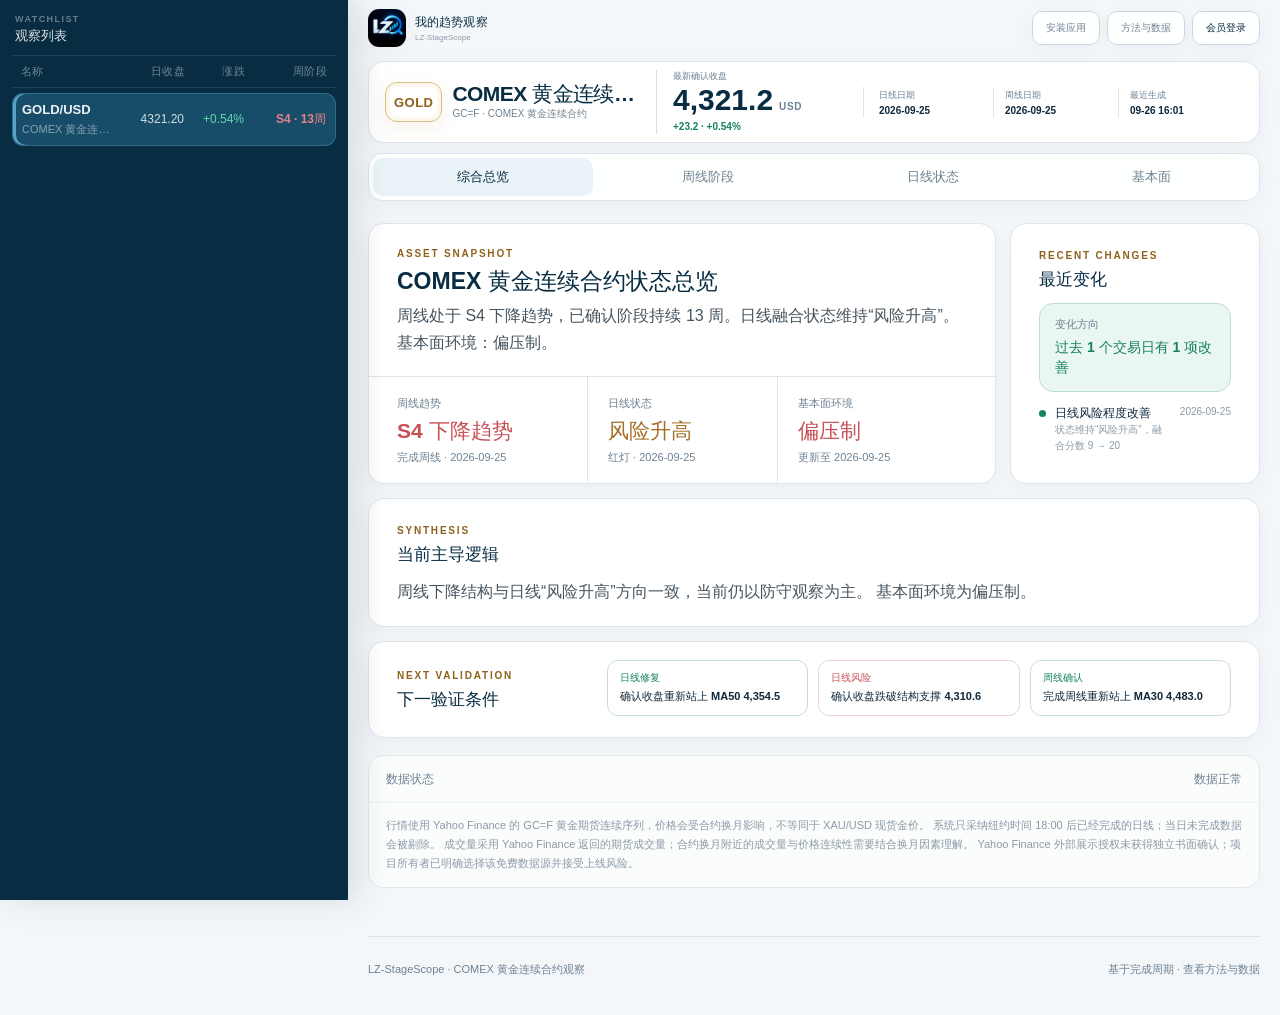
<file: site/index.html>
<!doctype html>
<html lang="zh-CN">
  <head>
    <meta charset="utf-8">
    <meta name="viewport" content="width=device-width, initial-scale=1, maximum-scale=1, user-scalable=no, viewport-fit=cover">
    <meta http-equiv="Content-Security-Policy" content="default-src 'self'; connect-src 'self' https://*.supabase.co https://challenges.cloudflare.com; frame-src https://challenges.cloudflare.com; img-src 'self' data: https://challenges.cloudflare.com; style-src 'self' 'sha256-9PkyAL211qW2NoDuKLTtZWC2rvNFZ5egvUMZN8luJc8='; script-src 'self' https://challenges.cloudflare.com; worker-src 'self'; manifest-src 'self'; base-uri 'self'; form-action 'self'">
    <meta name="theme-color" content="#082d43">
    <meta name="apple-mobile-web-app-capable" content="yes">
    <meta name="apple-mobile-web-app-status-bar-style" content="black-translucent">
    <meta name="apple-mobile-web-app-title" content="趋势观察">
    <meta name="description" content="LZ-StageScope 多资产周线、日线与基本面趋势观察系统">
    <meta name="robots" content="index,follow">
    <title>LZ-StageScope · 多资产观察</title>
    <link rel="manifest" href="./manifest.webmanifest">
    <link rel="icon" href="/LZ-StageScope/icons/favicon-v3.ico" type="image/x-icon" sizes="16x16 32x32 48x48">
    <link rel="shortcut icon" href="/LZ-StageScope/icons/favicon-v3.ico" type="image/x-icon">
    <link rel="icon" href="/LZ-StageScope/icons/favicon-32-v3.png" type="image/png" sizes="32x32">
    <link rel="apple-touch-icon" href="/LZ-StageScope/icons/icon-180.png">
    <link rel="mask-icon" href="/LZ-StageScope/icons/safari-pinned-tab.svg" color="#168eea">
    <style id="critical-splash">
      html,body{background:#082d43}
      #app-splash{position:fixed;inset:0;z-index:9999;display:grid;place-items:center;padding:28px;color:#fff;background:#082d43;font-family:-apple-system,BlinkMacSystemFont,"SF Pro Text","PingFang SC","Microsoft YaHei",sans-serif;opacity:1;visibility:visible;transition:opacity .36s ease,visibility .36s ease;animation:app-splash-failsafe .3s ease 12s forwards}#app-splash.is-ready{pointer-events:none;opacity:0;visibility:hidden;animation:none}.app-splash-inner{display:grid;width:min(290px,82vw);justify-items:center;text-align:center;transform:translateY(-7svh)}.app-splash-mark{display:grid;width:92px;height:92px;margin-bottom:22px;place-items:center;border:1px solid rgba(126,192,226,.28);border-radius:24px;background:#0b344b;box-shadow:0 20px 55px rgba(0,9,20,.28)}.app-splash-mark img{display:block;width:76px;height:76px;border-radius:18px}.app-splash-title{margin:0;color:#fff;font-size:24px;font-weight:760;letter-spacing:.01em}.app-splash-brand{margin:7px 0 0;color:rgba(255,255,255,.58);font-size:11px;font-weight:760;letter-spacing:.2em}.app-splash-rule{width:42px;height:2px;margin:22px 0 17px;border-radius:2px;background:#a87320}.app-splash-loading{display:grid;gap:16px;justify-items:center;transform:translateY(15svh)}.app-splash-status{margin:0;color:rgba(255,255,255,.7);font-size:11px;letter-spacing:.08em}.app-splash-progress{width:116px;height:2px;overflow:hidden;border-radius:2px;background:rgba(255,255,255,.12)}.app-splash-progress span{display:block;width:48%;height:100%;border-radius:inherit;background:#5eb4dc;animation:app-splash-progress 1.35s ease-in-out infinite}.app-splash-note{position:absolute;right:20px;bottom:calc(20px + env(safe-area-inset-bottom));left:20px;margin:0;color:rgba(255,255,255,.34);font-size:9px;letter-spacing:.12em;text-align:center}@keyframes app-splash-progress{0%{transform:translateX(-110%)}100%{transform:translateX(220%)}}@keyframes app-splash-failsafe{to{pointer-events:none;opacity:0;visibility:hidden}}@media(prefers-reduced-motion:reduce){#app-splash{transition:none}.app-splash-progress span{animation:none;width:100%;opacity:.7}}
      @media (min-width:761px) and (display-mode:browser) and (pointer:fine){#app-splash{display:none}}
    </style>
    <link rel="stylesheet" href="./styles.css?v=1.1.4">
  </head>
  <body class="app-booting" aria-busy="true">
    <div id="app-splash" role="status" aria-live="polite" aria-label="正在加载我的趋势观察">
      <div class="app-splash-inner">
        <div class="app-splash-mark"><img src="./icons/icon-192.png?v=1.1.0" alt="" width="76" height="76"></div>
        <p class="app-splash-title">我的趋势观察</p>
        <p class="app-splash-brand">LZ-STAGESCOPE</p>
        <div class="app-splash-loading">
          <p class="app-splash-status">正在载入资产数据</p>
          <div class="app-splash-progress" aria-hidden="true"><span></span></div>
        </div>
      </div>
      <p class="app-splash-note">完成周期 · 风险优先 · 证据可追溯</p>
    </div>
    <a class="skip-link" href="#main-content">跳到主要内容</a>
    <div class="ambient ambient-one"></div>
    <div class="ambient ambient-two"></div>

    <div class="application-shell">
      <aside class="asset-sidebar" aria-label="我的自选资产">
        <div class="mobile-watchlist-topbar">
          <a class="mobile-watchlist-brand" href="./watchlist" data-watchlist-link aria-label="LZ-StageScope 观察列表">
            <img src="./icons/icon-192.png?v=1.1.0" alt="" width="38" height="38">
            <span><strong>我的趋势观察</strong><small>LZ-StageScope</small></span>
          </a>
          <div class="mobile-watchlist-utilities" aria-label="移动端工具">
            <button type="button" data-install-action>安装</button>
            <a href="./gold/methodology" data-route="methodology">方法</a>
            <button type="button" data-member-action><span>登录</span></button>
          </div>
        </div>
        <div class="watchlist-heading">
          <div><span>WATCHLIST</span><strong>观察列表</strong></div>
          <div class="watchlist-mobile-actions">
            <button class="asset-add-button" id="add-asset-button" type="button" aria-label="新增自选资产" title="新增资产">+</button>
            <button class="watchlist-sort-button" id="watchlist-sort-button" type="button" aria-label="调整资产顺序" aria-pressed="false" title="调整资产顺序" hidden><span aria-hidden="true">⇅</span></button>
          </div>
        </div>
        <div class="watchlist-table-header" aria-hidden="true"><span>名称</span><span>日收盘</span><span>涨跌</span><span>周阶段</span></div>
        <nav class="asset-watchlist" id="asset-watchlist" aria-label="自选观察列表"></nav>
      </aside>

      <div class="application-content">
      <div class="mobile-detail-toolbar">
        <a href="./watchlist" data-watchlist-link aria-label="返回观察列表"><span aria-hidden="true">←</span> 观察列表</a>
        <strong id="mobile-detail-title">黄金</strong>
      </div>
      <div class="top-utility-bar shell" aria-label="页面工具">
        <a class="top-brand" href="./gold/overview" data-route="overview" aria-label="LZ-StageScope 首页">
          <img src="./icons/icon-192.png?v=1.1.0" alt="" width="38" height="38">
          <span><strong>我的趋势观察</strong><small>LZ-StageScope</small></span>
        </a>
        <div class="top-utility-actions">
          <button class="top-install-button" id="install-button" type="button">安装应用</button>
          <a class="top-method-link" href="./gold/methodology" data-route="methodology">方法与数据</a>
          <div class="top-member-controls" aria-live="polite">
            <button class="top-member-login" id="member-login-button" type="button" disabled>检查登录…</button>
            <div class="top-member-account" id="member-account" hidden>
              <button id="member-account-button" type="button"><span id="member-display-name">会员</span><small id="member-expiry">账号有效</small></button>
              <button id="member-logout-button" type="button">退出</button>
            </div>
          </div>
        </div>
      </div>
      <main id="main-content">
      <section class="asset-hero shell" aria-labelledby="asset-name">
        <div class="asset-heading">
          <div class="asset-symbol" id="asset-symbol" aria-hidden="true">GOLD</div>
          <div>
            <h1 id="asset-name">黄金</h1>
            <p class="asset-benchmark" id="asset-benchmark">正在读取黄金基准</p>
          </div>
        </div>
        <div class="quote-block">
          <span class="quote-label">最新确认收盘</span>
          <div class="quote-value"><strong id="quote-price">—</strong><span id="quote-currency">—</span></div>
          <span id="quote-change">—</span>
        </div>
        <dl class="hero-meta">
          <div><dt>日线日期</dt><dd id="daily-date">—</dd></div>
          <div><dt>周线日期</dt><dd id="weekly-date">—</dd></div>
          <div><dt>最近生成</dt><dd id="generated-at">—</dd></div>
        </dl>
      </section>

      <nav class="module-tabs shell" id="module-tabs" aria-label="黄金分析模块">
        <a href="./gold/overview" data-route="overview">综合总览</a>
        <a href="./gold/weekly" data-route="weekly">周线阶段</a>
        <a href="./gold/daily" data-route="daily">日线状态</a>
        <a href="./gold/fundamentals" data-route="fundamentals">基本面</a>
      </nav>

      <div class="shell page-state" id="loading-state">
        <span class="spinner" aria-hidden="true"></span>
        正在加载最新快照…
      </div>
      <div class="shell page-state error-state" id="error-state" hidden>
        <strong>暂时无法读取本地快照</strong>
        <span id="error-message">请稍后重试。</span>
      </div>

      <section class="route-panel shell" data-panel="overview" hidden>
        <div class="overview-snapshot">
          <div class="overview-top-row">
            <article class="overview-module overview-summary-module">
              <header class="snapshot-header">
                <p class="eyebrow">ASSET SNAPSHOT</p>
                <h2 id="overview-title">黄金状态总览</h2>
                <p class="snapshot-headline" id="overview-headline">—</p>
              </header>

              <div class="snapshot-status-grid">
                <div class="snapshot-metric" id="overview-weekly-card">
                  <span>周线趋势</span><strong id="overview-weekly">—</strong><small id="overview-weekly-note">—</small>
                </div>
                <div class="snapshot-metric" id="overview-daily-card">
                  <span>日线状态</span><strong id="overview-daily">—</strong><small id="overview-daily-note">—</small>
                </div>
                <div class="snapshot-metric" id="overview-fundamental-card">
                  <span>基本面环境</span><strong id="overview-fundamental">—</strong><small id="overview-fundamental-note">—</small>
                </div>
              </div>
            </article>

            <article class="overview-module snapshot-recent">
              <span class="panel-kicker">RECENT CHANGES</span>
              <h3>最近变化</h3>
              <div class="snapshot-change" id="overview-change">
                <span>变化方向</span>
                <strong id="overview-change-label">—</strong>
              </div>
              <ol class="compact-change-list" id="change-timeline"></ol>
            </article>
          </div>

          <article class="overview-module snapshot-logic">
            <span class="panel-kicker">SYNTHESIS</span>
            <h3 id="synthesis-title">当前主导逻辑</h3>
            <p class="lead-copy" id="tension-copy">—</p>
          </article>

          <article class="overview-module validation-strip">
            <div class="validation-heading">
              <span class="panel-kicker">NEXT VALIDATION</span>
              <h3>下一验证条件</h3>
            </div>
            <div class="validation-list" id="validation-list"></div>
          </article>
        </div>

        <details class="quality-banner" id="quality-banner" open>
          <summary><span>数据状态</span><strong id="quality-summary">—</strong></summary>
          <p id="quality-detail">—</p>
        </details>
      </section>

      <section class="route-panel shell" data-panel="weekly" hidden>
        <div class="route-data-state" data-route-state="weekly" hidden></div>
        <div class="content-grid detail-grid weekly-detail-grid">
          <article class="panel chart-panel">
            <div class="chart-header">
              <div class="chart-title"><h3>周线价格与均线</h3><span>仅展示完成周线</span></div>
              <div class="chart-legend" aria-label="周线图例"><span class="ma30">MA30</span></div>
            </div>
            <div class="stage-key" aria-label="周线阶段背景图例">
              <span class="s1">S1 低位整理</span><span class="s2">S2 上升趋势</span><span class="s3">S3 高位整理</span><span class="s4">S4 下降趋势</span>
            </div>
            <div class="chart" id="weekly-chart" aria-label="黄金周线价格图"></div>
          </article>
          <aside class="panel stat-panel" id="weekly-stats"></aside>
        </div>
        <div class="content-grid detail-grid lower-grid">
          <article class="panel">
            <div class="panel-heading"><span class="panel-kicker">EVIDENCE</span><h2>阶段证据</h2></div>
            <div class="evidence-list" id="weekly-evidence"></div>
          </article>
          <article class="panel">
            <div class="panel-heading"><span class="panel-kicker">HISTORY</span><h2>最近阶段变化</h2></div>
            <div class="history-list" id="stage-history"></div>
          </article>
        </div>
      </section>

      <section class="route-panel shell" data-panel="daily" hidden>
        <div class="route-data-state" data-route-state="daily" hidden></div>
        <div class="content-grid detail-grid">
          <article class="panel chart-panel">
            <div class="chart-header">
              <div class="chart-title"><h3>日线价格与均线</h3><span>仅展示确认收盘</span></div>
              <div class="chart-legend" aria-label="日线图例"><span class="ma20">MA20</span><span class="ma50">MA50</span><span class="ma200">MA200</span></div>
            </div>
            <div class="band-marker-key" aria-label="波动观察点图例">
              <span class="positive-marker">▲ 金叉</span><span class="uptrend-marker">● 上行趋势</span><span class="watch-marker">● 观察状态</span><span class="protection-marker">▼ 高位保护</span><span class="risk-marker">▼ 死叉与风险</span>
            </div>
            <div class="chart" id="daily-chart" aria-label="黄金日线价格图"></div>
          </article>
          <div class="daily-side-stack">
            <aside class="panel stat-panel" id="daily-summary"></aside>
            <article class="panel daily-change-summary" id="daily-change-summary"></article>
          </div>
        </div>
        <article class="panel band-history-panel">
          <div class="panel-heading history-heading">
            <div><span class="panel-kicker">INDICATOR 03 HISTORY</span><h2>波动观察点历史状态</h2></div>
            <span class="history-count" id="band-history-count">最近 20 条</span>
          </div>
          <div class="history-table-wrap">
            <table class="band-history-table">
              <thead><tr><th>日期</th><th>历史状态</th><th>触发价</th><th>7日后</th><th>14日后</th><th>状态说明</th></tr></thead>
              <tbody id="band-history-list"></tbody>
            </table>
          </div>
        </article>
      </section>

      <section class="route-panel shell" data-panel="fundamentals" hidden>
        <div class="route-data-state" data-route-state="fundamentals" hidden></div>
        <article class="panel fundamental-intro">
          <p id="fundamental-summary">—</p>
          <p>每项因素按自己的实际发布频率更新。“未更新”不会被解释成中性，方向也不会合并成不透明的买卖分数。</p>
        </article>
        <div class="factor-grid" id="factor-grid"></div>
      </section>

      <section class="route-panel shell" data-panel="methodology" hidden>
        <div class="section-heading">
          <div><p class="eyebrow">METHOD & DATA</p><h2>方法与数据</h2></div>
        </div>
        <div class="method-grid">
          <article class="panel method-card"><span>01</span><h3>周线决定战略背景</h3><p>LZ-4Stage 只使用完整周线，识别当前阶段、转换状态和阶段证据。</p></article>
          <article class="panel method-card"><span>02</span><h3>日线描述执行风险</h3><p>LZ-Status-V3 只使用确认收盘日线，展示趋势、交通灯、波动与融合状态。</p></article>
          <article class="panel method-card"><span>03</span><h3>基本面解释顺风逆风</h3><p>利率、美元、资金流和事件各自保留来源、观察日期与更新频率。</p></article>
          <article class="panel method-card"><span>04</span><h3>分歧可以被保留</h3><p>系统不强行生成综合分数，而是明确指出周线、日线和基本面之间的共振或冲突。</p></article>
        </div>
        <article class="panel provenance-panel" id="provenance-panel"></article>
        <article class="disclaimer">
          <strong>风险说明</strong>
          <p>本项目用于研究与信息整理，不构成投资建议。历史阶段与状态不能保证未来表现。</p>
        </article>
      </section>
      </main>

      <footer class="site-footer shell">
      <span id="footer-label">LZ-StageScope · 黄金观察</span>
      <a href="./gold/methodology" data-route="methodology">基于完成周期 · 查看方法与数据</a>
      </footer>

      <nav class="mobile-nav" aria-label="移动端导航">
      <a href="./gold/overview" data-route="overview"><span>总览</span></a>
      <a href="./gold/weekly" data-route="weekly"><span>周线</span></a>
      <a href="./gold/daily" data-route="daily"><span>日线</span></a>
      <a href="./gold/fundamentals" data-route="fundamentals"><span>基本面</span></a>
      </nav>
      </div>
    </div>

    <div class="asset-picker" id="asset-picker" hidden>
      <button class="asset-picker-backdrop" type="button" data-close-asset-picker aria-label="关闭资产选择"></button>
      <section class="asset-picker-panel" role="dialog" aria-modal="true" aria-labelledby="asset-picker-title">
        <div class="asset-picker-header"><div><span>ASSET LIBRARY</span><h2 id="asset-picker-title">添加资产</h2></div><button type="button" data-close-asset-picker aria-label="关闭">×</button></div>
        <p>先选择资产分类，再查询数据源。个人自选最多 30 个，黄金计入数量。</p>
        <div class="asset-limit-line"><span>我的自选</span><strong id="asset-count">— / 30</strong></div>
        <form class="asset-search-form" id="asset-search-form">
          <label for="asset-category">资产分类 <em>必选</em></label>
          <select id="asset-category" required>
            <option value="">请选择分类</option>
            <option value="us_equity">美股</option>
            <option value="cn_equity">A股</option>
            <option value="hk_equity">港股</option>
            <option value="crypto">加密</option>
            <option value="commodity">大宗商品</option>
          </select>
          <label for="asset-query">资产代码</label>
          <div class="asset-query-row">
            <input id="asset-query" type="search" maxlength="32" placeholder="AAPL / 600519 / 0700 / ETH / GC" autocomplete="off" autocapitalize="characters" spellcheck="false" required>
            <button id="asset-search-submit" type="submit">查询</button>
          </div>
        </form>
        <div class="asset-picker-message" id="asset-picker-message" role="status">请选择分类并输入资产代码。</div>
        <div class="asset-catalog" id="asset-catalog"></div>
        <div class="asset-initialization-note">
          <strong>首次添加需要初始化</strong>
          <span>系统将依次验证代码、获取历史行情、生成周线与日线分析并发布快照。通常需要数分钟，关闭窗口不会中断任务。</span>
        </div>
      </section>
    </div>

    <div class="member-dialog" id="member-dialog" hidden>
      <button class="member-dialog-backdrop" type="button" data-close-member-dialog aria-label="关闭会员窗口"></button>
      <section class="member-dialog-panel" role="dialog" aria-modal="true" aria-labelledby="member-dialog-title">
        <button class="member-dialog-close" type="button" data-close-member-dialog aria-label="关闭">×</button>
        <div class="member-dialog-icon" aria-hidden="true">LZ</div>
        <span class="member-dialog-kicker">LZ MEMBER</span>
        <div id="member-login-view">
          <h2 id="member-dialog-title">会员登录</h2>
          <p id="member-dialog-copy">登录会员账号后查看全部资产。</p>
          <form id="member-login-form">
            <label for="member-email">会员邮箱</label>
            <input id="member-email" name="email" type="email" autocomplete="username" placeholder="请输入会员邮箱" required>
            <label for="member-password">密码</label>
            <input id="member-password" name="password" type="password" autocomplete="current-password" placeholder="请输入密码" required>
            <div class="member-turnstile" id="member-turnstile" aria-label="安全验证"></div>
            <span class="member-login-error" id="member-login-error" role="alert" hidden></span>
            <button class="member-login-submit" id="member-login-submit" type="submit" disabled>完成安全验证后登录</button>
          </form>
          <small class="member-login-note">StageScope 使用独立会员项目；登录状态只保存在当前浏览器。</small>
        </div>
        <div id="member-account-view" hidden>
          <h2 id="member-account-title">会员账号</h2>
          <p class="member-account-summary"><strong id="member-dialog-name">会员</strong><span id="member-dialog-expiry">账号有效</span></p>
          <div class="member-account-settings">
            <form id="member-display-name-form">
              <div class="account-form-heading"><strong>修改用户名</strong><span>用于网页中的账号显示</span></div>
              <label for="account-display-name">用户名</label>
              <input id="account-display-name" name="displayName" type="text" minlength="1" maxlength="30" autocomplete="nickname" required>
              <span class="account-feedback" id="display-name-feedback" role="status" hidden></span>
              <button class="account-save-button" id="display-name-submit" type="submit">保存用户名</button>
            </form>
            <form id="member-password-form">
              <div class="account-form-heading"><strong>修改密码</strong><span>修改前需要验证当前密码</span></div>
              <label for="account-current-password">当前密码</label>
              <input id="account-current-password" name="currentPassword" type="password" autocomplete="current-password" required>
              <label for="account-new-password">新密码</label>
              <input id="account-new-password" name="newPassword" type="password" minlength="8" autocomplete="new-password" placeholder="至少 8 个字符" required>
              <label for="account-confirm-password">确认新密码</label>
              <input id="account-confirm-password" name="confirmPassword" type="password" minlength="8" autocomplete="new-password" required>
              <div class="member-turnstile account-turnstile" id="account-password-turnstile" aria-label="修改密码安全验证"></div>
              <span class="account-feedback" id="password-feedback" role="status" hidden></span>
              <button class="account-save-button" id="password-submit" type="submit" disabled>确认修改密码</button>
            </form>
          </div>
          <button class="member-dialog-logout" id="member-dialog-logout" type="button">退出登录</button>
        </div>
      </section>
    </div>

    <script src="https://challenges.cloudflare.com/turnstile/v0/api.js?render=explicit" async defer></script>
    <script type="module" src="./app.js?v=1.1.7"></script>
  </body>
</html>
</file>
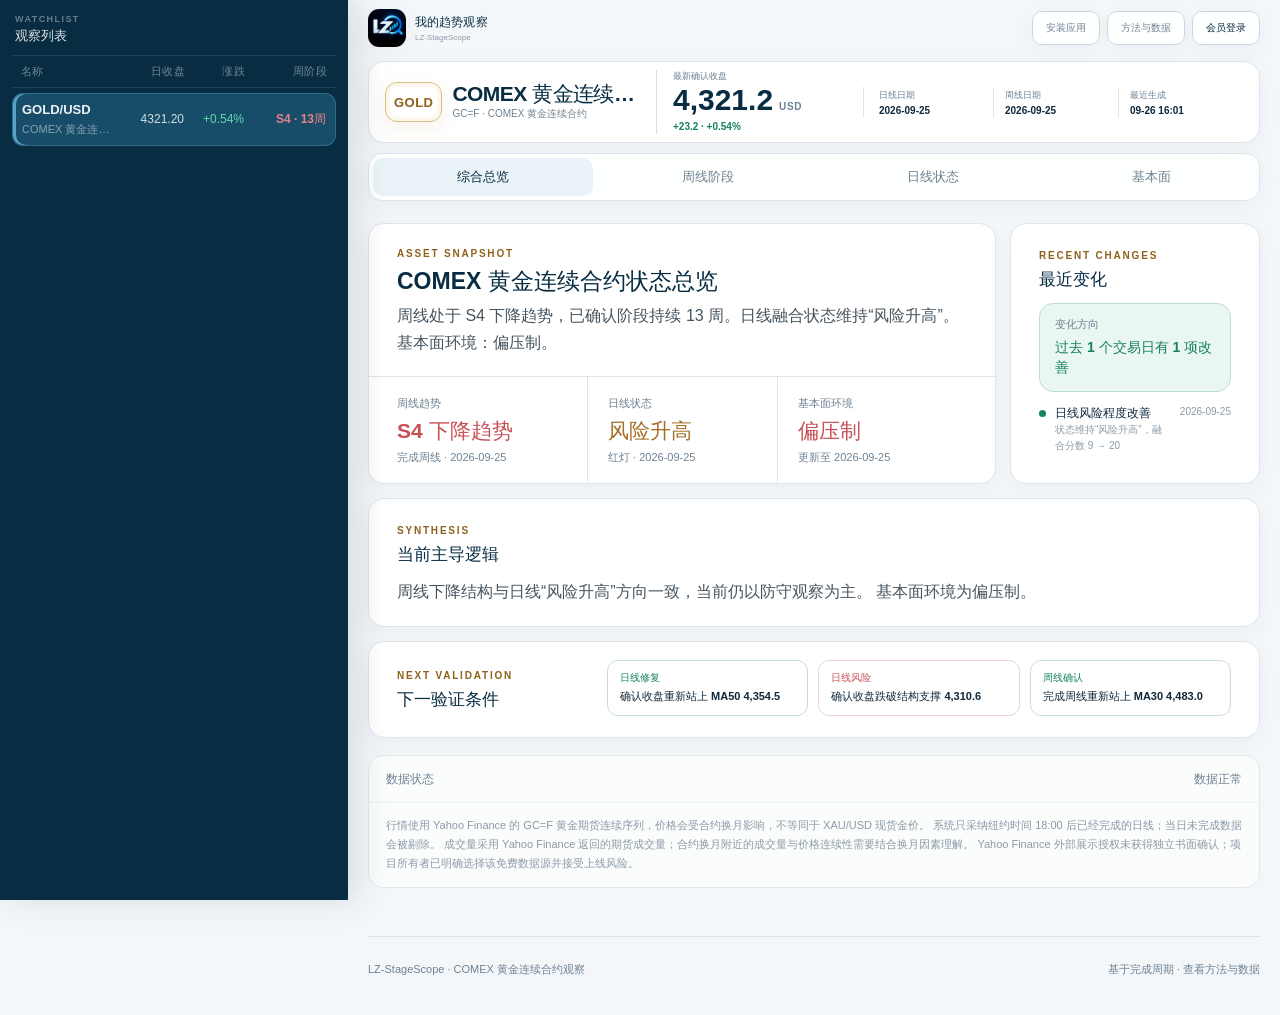
<file: site/watchlist/index.html>
<!doctype html>
<html lang="zh-CN">
  <head>
    <meta charset="utf-8">
    <meta name="viewport" content="width=device-width, initial-scale=1, maximum-scale=1, user-scalable=no, viewport-fit=cover">
    <meta name="robots" content="noindex">
    <title>LZ-StageScope · 正在打开观察列表</title>
    <link rel="icon" href="/LZ-StageScope/icons/favicon-v3.ico" type="image/x-icon" sizes="16x16 32x32 48x48">
    <link rel="icon" href="/LZ-StageScope/icons/favicon-32-v3.png" type="image/png" sizes="32x32">
    <script>location.replace("../?route=" + encodeURIComponent("/watchlist"));</script>
  </head>
  <body><a href="../?route=%2Fwatchlist">打开观察列表</a></body>
</html>
</file>
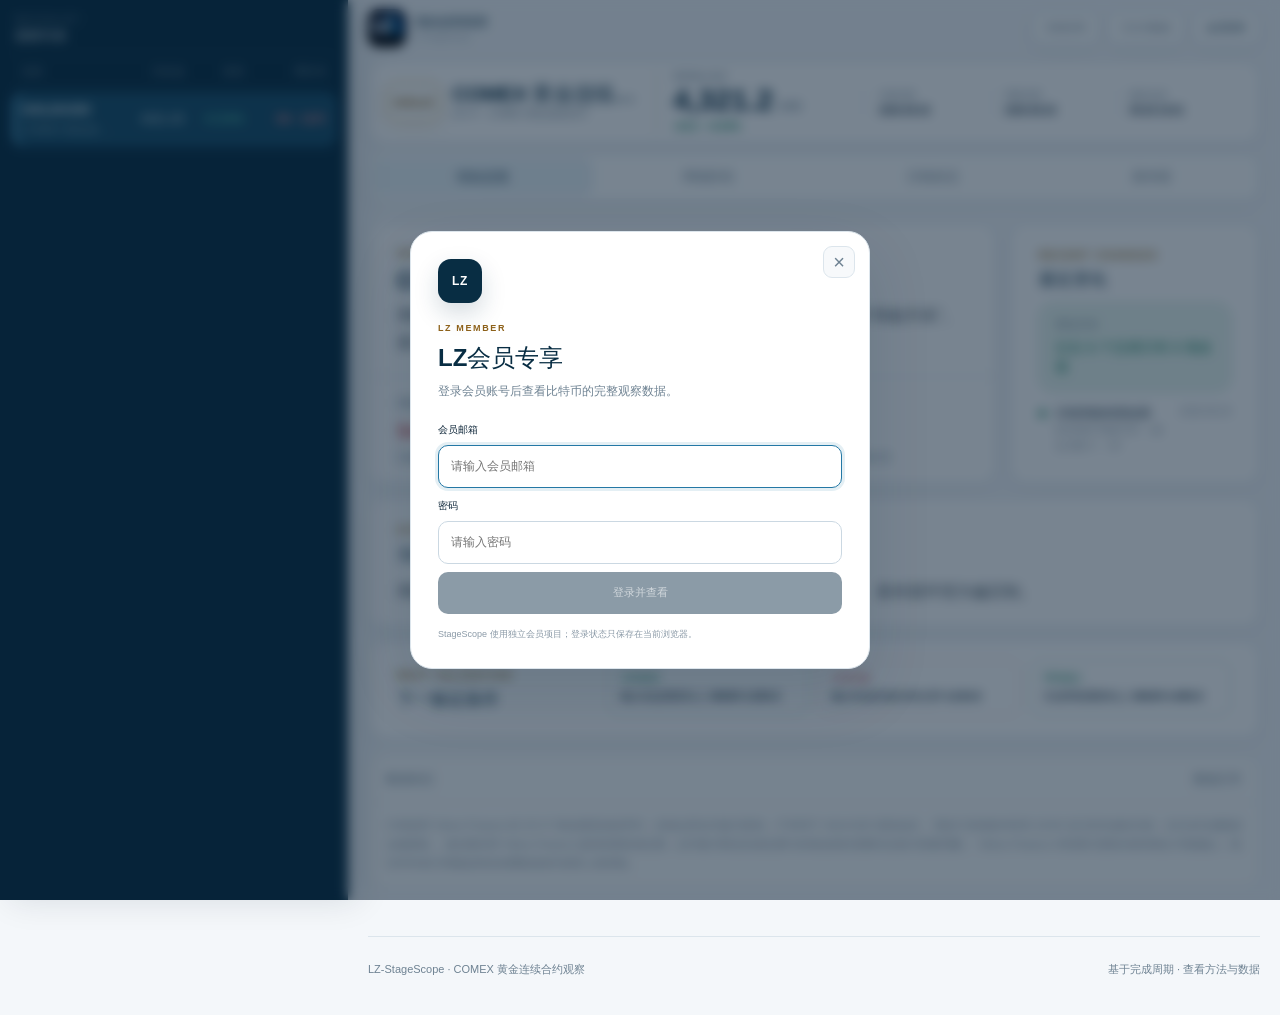
<file: site/btc/daily/index.html>
<!doctype html>
<html lang="zh-CN">
  <head>
    <meta charset="utf-8">
    <meta name="viewport" content="width=device-width, initial-scale=1, maximum-scale=1, user-scalable=no">
    <meta name="robots" content="noindex">
    <title>LZ-StageScope · 正在打开</title>
    <link rel="icon" href="/LZ-StageScope/icons/favicon-v3.ico" type="image/x-icon" sizes="16x16 32x32 48x48">
    <link rel="icon" href="/LZ-StageScope/icons/favicon-32-v3.png" type="image/png" sizes="32x32">
    <script>location.replace("../../?route=" + encodeURIComponent("/btc/daily"));</script>
  </head>
  <body><a href="../../?route=%2Fbtc%2Fdaily">打开比特币日线状态</a></body>
</html>
</file>
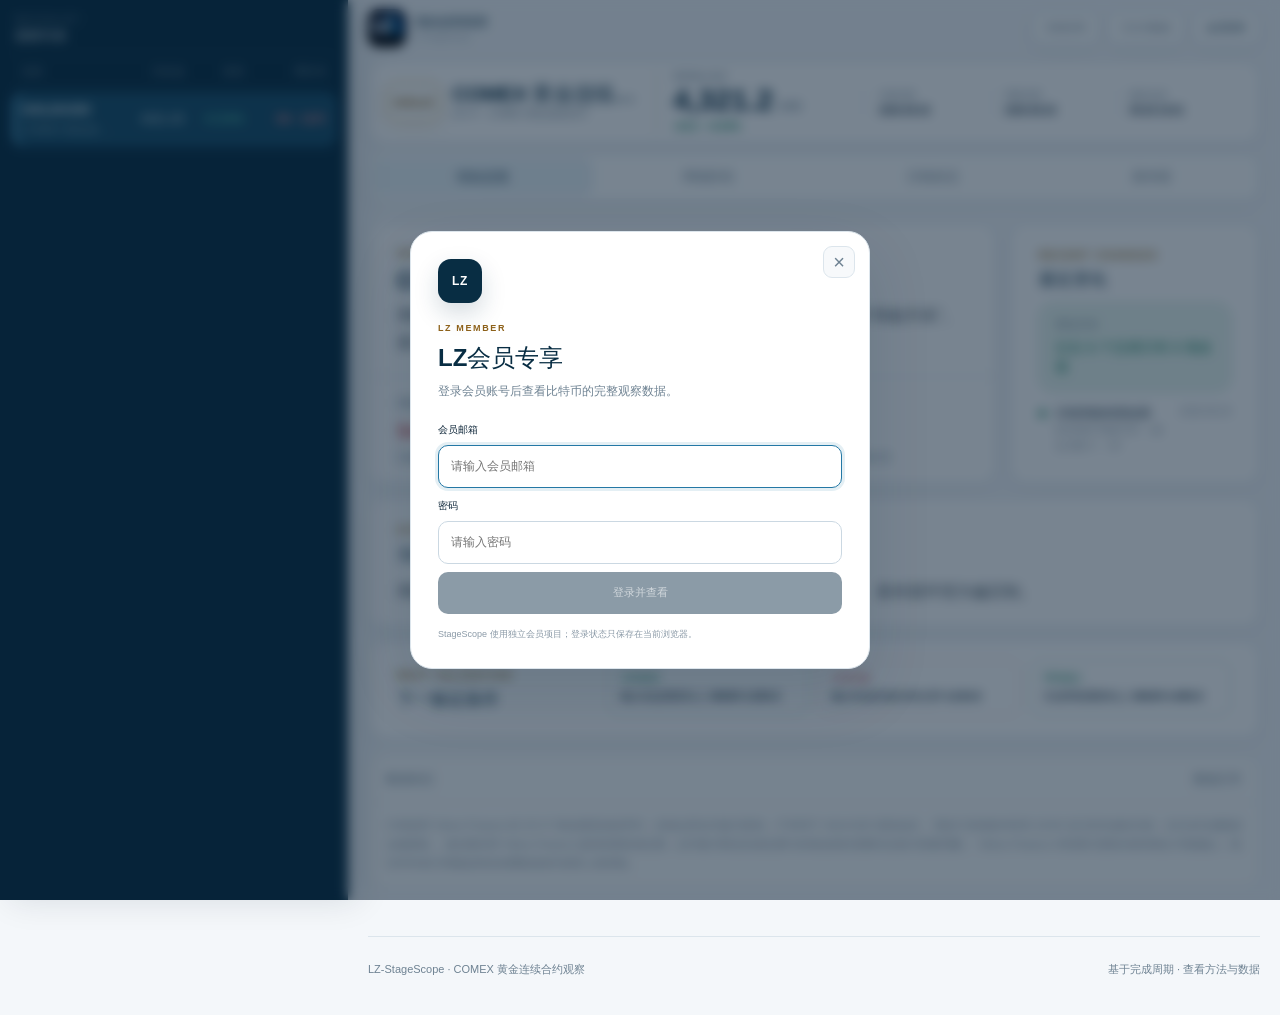
<file: site/btc/fundamentals/index.html>
<!doctype html>
<html lang="zh-CN">
  <head>
    <meta charset="utf-8">
    <meta name="viewport" content="width=device-width, initial-scale=1, maximum-scale=1, user-scalable=no">
    <meta name="robots" content="noindex">
    <title>LZ-StageScope · 正在打开</title>
    <link rel="icon" href="/LZ-StageScope/icons/favicon-v3.ico" type="image/x-icon" sizes="16x16 32x32 48x48">
    <link rel="icon" href="/LZ-StageScope/icons/favicon-32-v3.png" type="image/png" sizes="32x32">
    <script>location.replace("../../?route=" + encodeURIComponent("/btc/fundamentals"));</script>
  </head>
  <body><a href="../../?route=%2Fbtc%2Ffundamentals">打开比特币基本面</a></body>
</html>
</file>
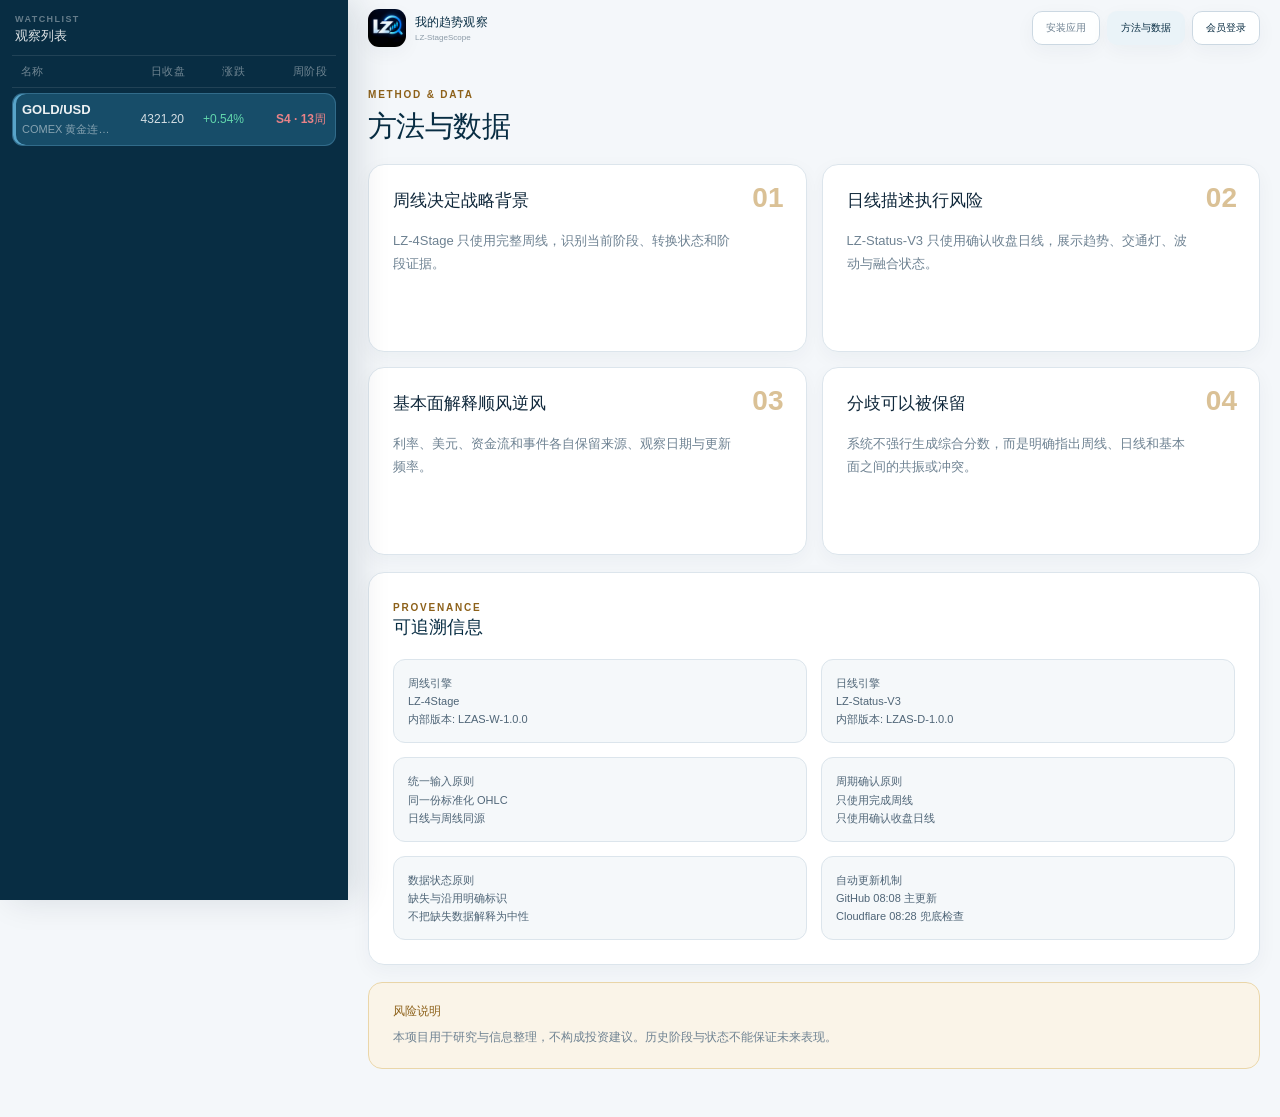
<file: site/btc/methodology/index.html>
<!doctype html>
<html lang="zh-CN">
  <head>
    <meta charset="utf-8">
    <meta name="viewport" content="width=device-width, initial-scale=1, maximum-scale=1, user-scalable=no">
    <meta name="robots" content="noindex">
    <title>LZ-StageScope · 正在打开</title>
    <link rel="icon" href="/LZ-StageScope/icons/favicon-v3.ico" type="image/x-icon" sizes="16x16 32x32 48x48">
    <link rel="icon" href="/LZ-StageScope/icons/favicon-32-v3.png" type="image/png" sizes="32x32">
    <script>location.replace("../../?route=" + encodeURIComponent("/btc/methodology"));</script>
  </head>
  <body><a href="../../?route=%2Fbtc%2Fmethodology">打开方法与数据</a></body>
</html>
</file>
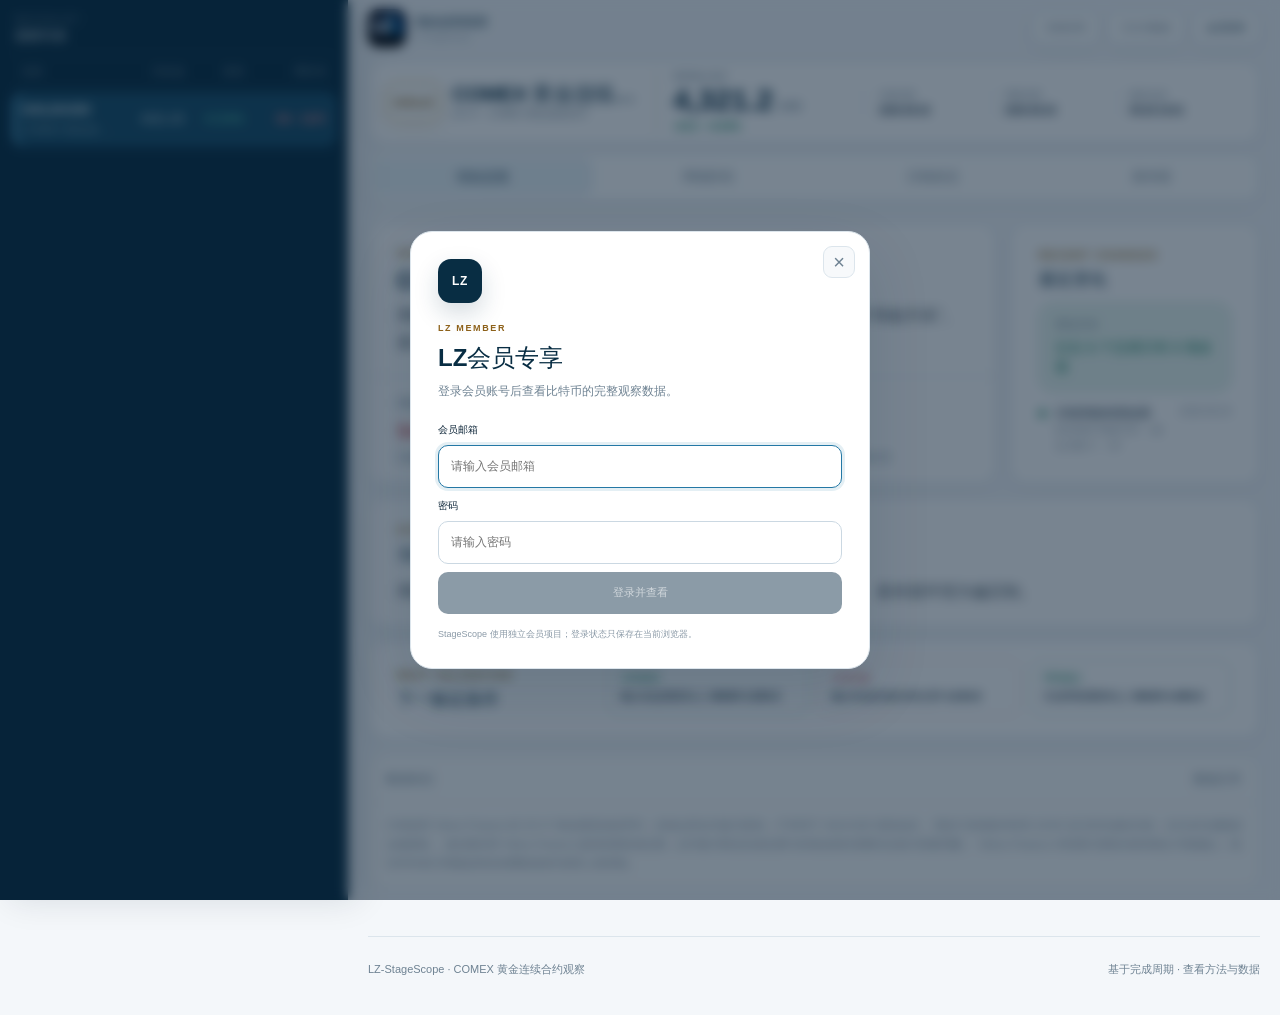
<file: site/btc/overview/index.html>
<!doctype html>
<html lang="zh-CN">
  <head>
    <meta charset="utf-8">
    <meta name="viewport" content="width=device-width, initial-scale=1, maximum-scale=1, user-scalable=no">
    <meta name="robots" content="noindex">
    <title>LZ-StageScope · 正在打开</title>
    <link rel="icon" href="/LZ-StageScope/icons/favicon-v3.ico" type="image/x-icon" sizes="16x16 32x32 48x48">
    <link rel="icon" href="/LZ-StageScope/icons/favicon-32-v3.png" type="image/png" sizes="32x32">
    <script>location.replace("../../?route=" + encodeURIComponent("/btc/overview"));</script>
  </head>
  <body><a href="../../?route=%2Fbtc%2Foverview">打开比特币综合总览</a></body>
</html>
</file>
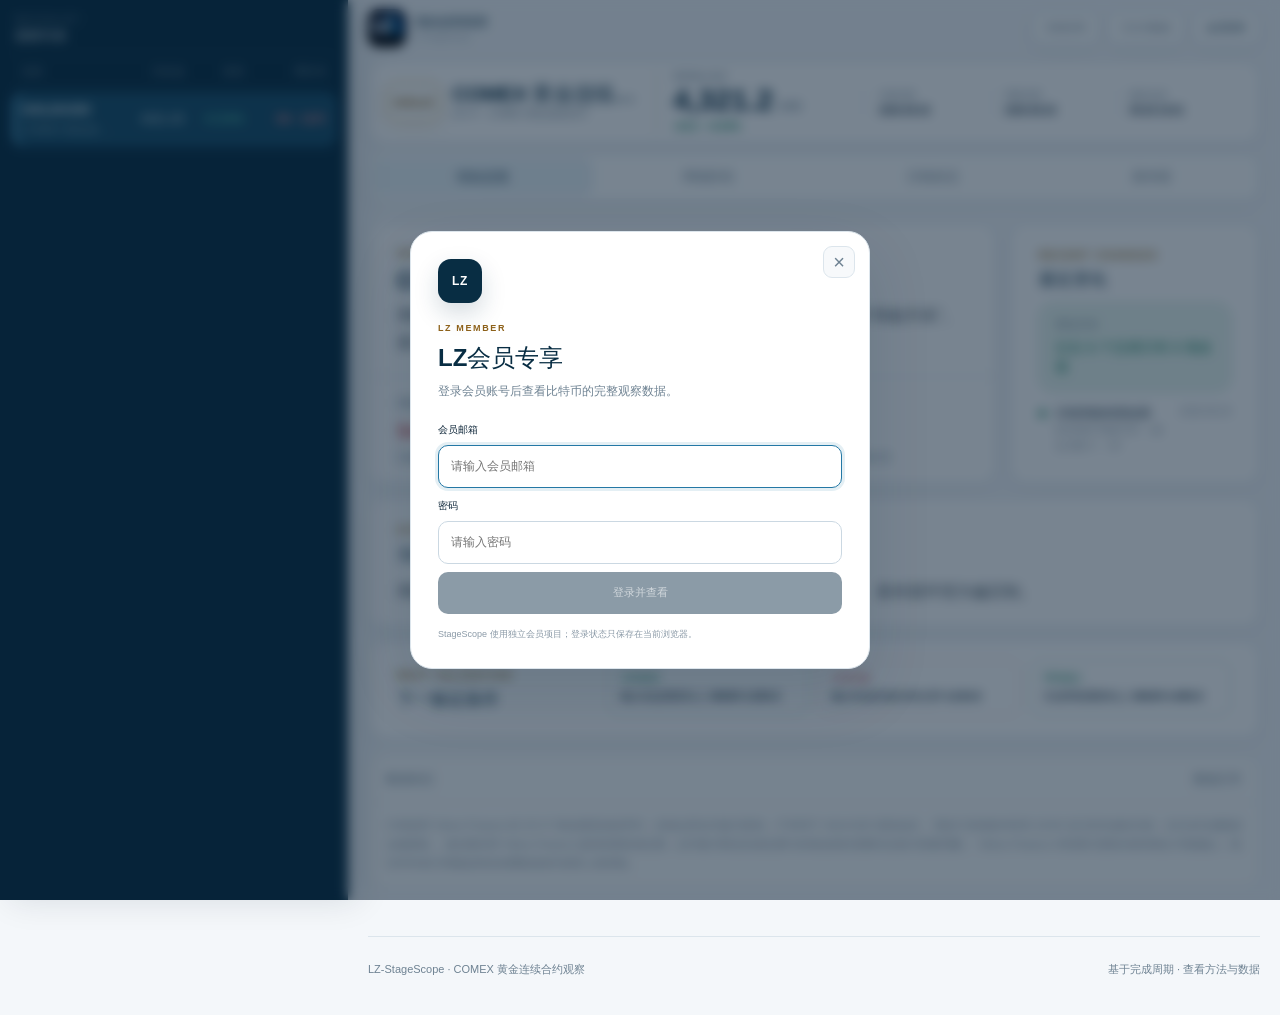
<file: site/btc/weekly/index.html>
<!doctype html>
<html lang="zh-CN">
  <head>
    <meta charset="utf-8">
    <meta name="viewport" content="width=device-width, initial-scale=1, maximum-scale=1, user-scalable=no">
    <meta name="robots" content="noindex">
    <title>LZ-StageScope · 正在打开</title>
    <link rel="icon" href="/LZ-StageScope/icons/favicon-v3.ico" type="image/x-icon" sizes="16x16 32x32 48x48">
    <link rel="icon" href="/LZ-StageScope/icons/favicon-32-v3.png" type="image/png" sizes="32x32">
    <script>location.replace("../../?route=" + encodeURIComponent("/btc/weekly"));</script>
  </head>
  <body><a href="../../?route=%2Fbtc%2Fweekly">打开比特币周线阶段</a></body>
</html>
</file>
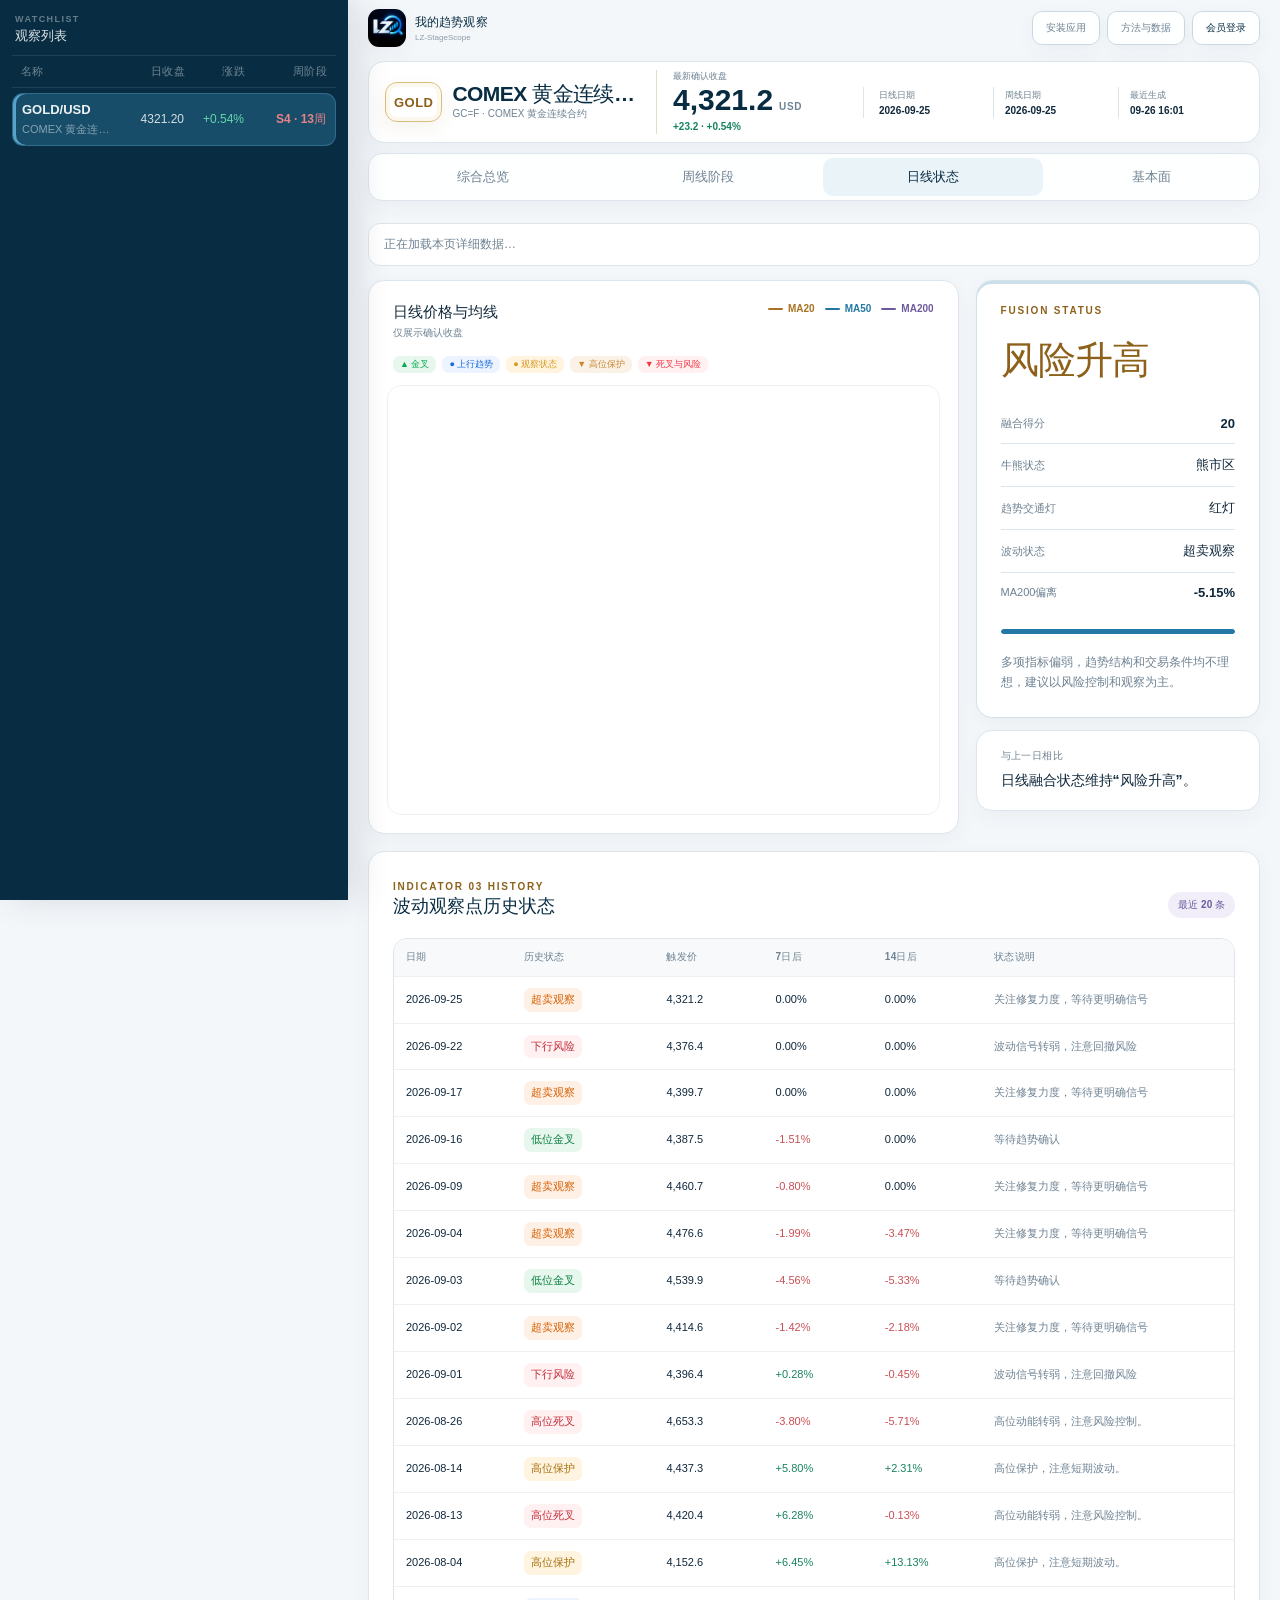
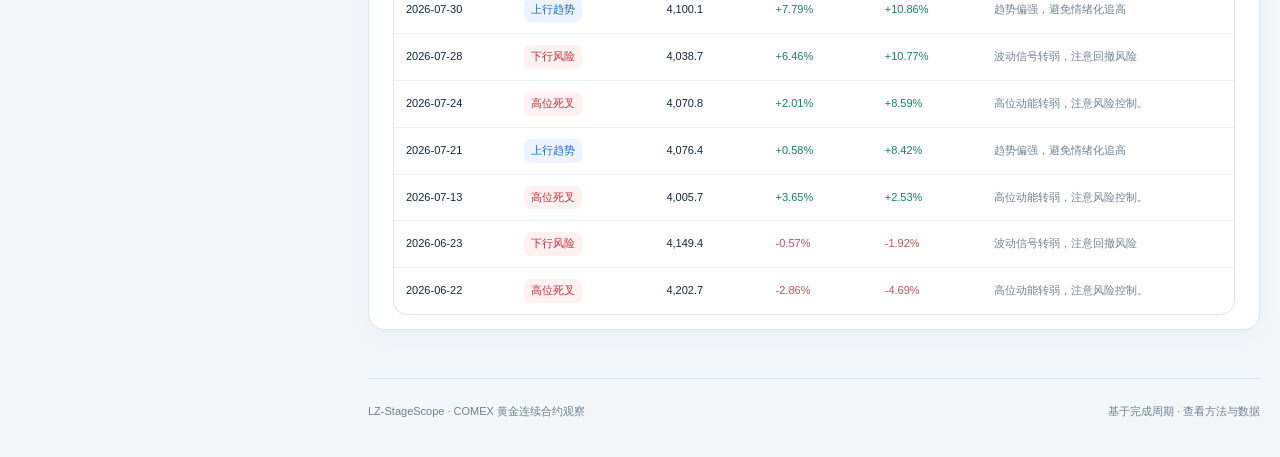
<file: site/gold/daily/index.html>
<!doctype html>
<html lang="zh-CN">
  <head>
    <meta charset="utf-8">
    <meta name="viewport" content="width=device-width, initial-scale=1, maximum-scale=1, user-scalable=no">
    <meta name="robots" content="noindex">
    <title>LZ-StageScope · 正在打开</title>
    <link rel="icon" href="/LZ-StageScope/icons/favicon-v3.ico" type="image/x-icon" sizes="16x16 32x32 48x48">
    <link rel="icon" href="/LZ-StageScope/icons/favicon-32-v3.png" type="image/png" sizes="32x32">
    <script>
      location.replace("../../?route=" + encodeURIComponent("/gold/daily"));
    </script>
  </head>
  <body><a href="../../?route=%2Fgold%2Fdaily">打开黄金日线状态</a></body>
</html>
</file>
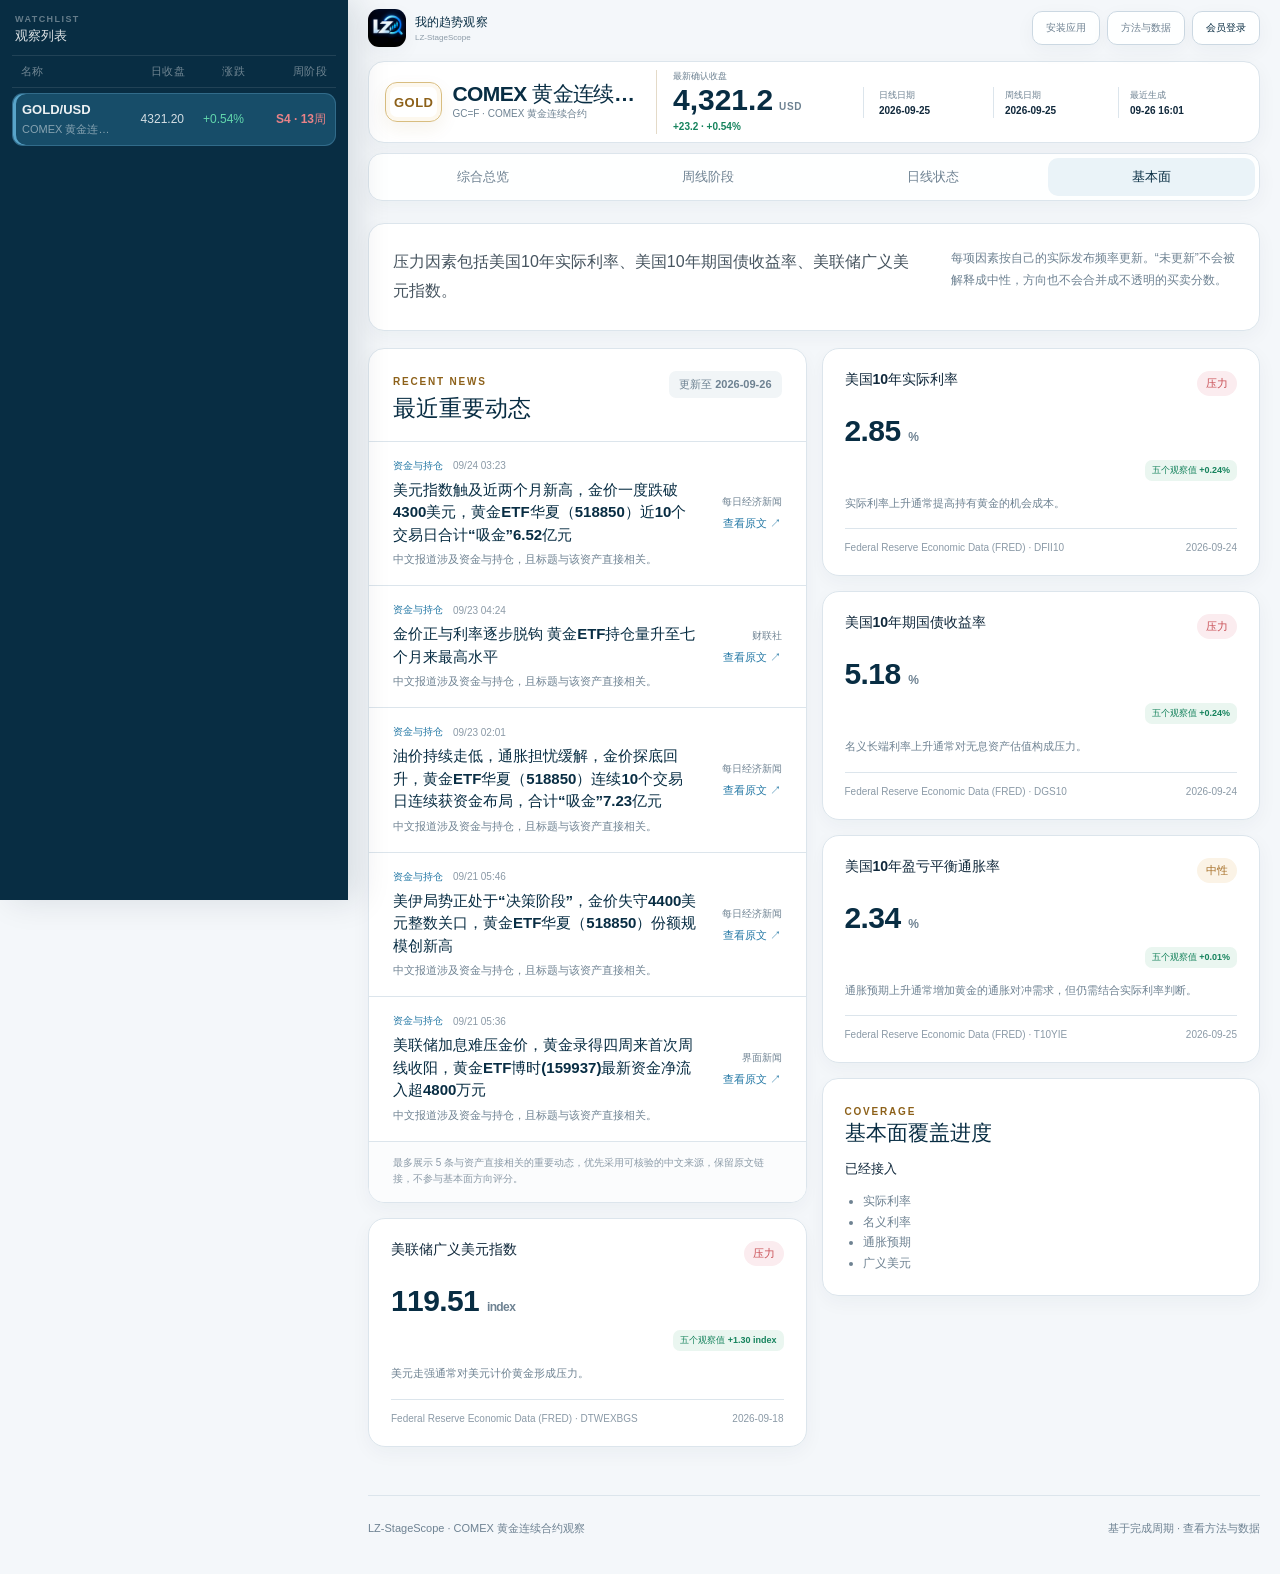
<file: site/gold/fundamentals/index.html>
<!doctype html>
<html lang="zh-CN">
  <head>
    <meta charset="utf-8">
    <meta name="viewport" content="width=device-width, initial-scale=1, maximum-scale=1, user-scalable=no">
    <meta name="robots" content="noindex">
    <title>LZ-StageScope · 正在打开</title>
    <link rel="icon" href="/LZ-StageScope/icons/favicon-v3.ico" type="image/x-icon" sizes="16x16 32x32 48x48">
    <link rel="icon" href="/LZ-StageScope/icons/favicon-32-v3.png" type="image/png" sizes="32x32">
    <script>
      location.replace("../../?route=" + encodeURIComponent("/gold/fundamentals"));
    </script>
  </head>
  <body><a href="../../?route=%2Fgold%2Ffundamentals">打开黄金基本面</a></body>
</html>
</file>
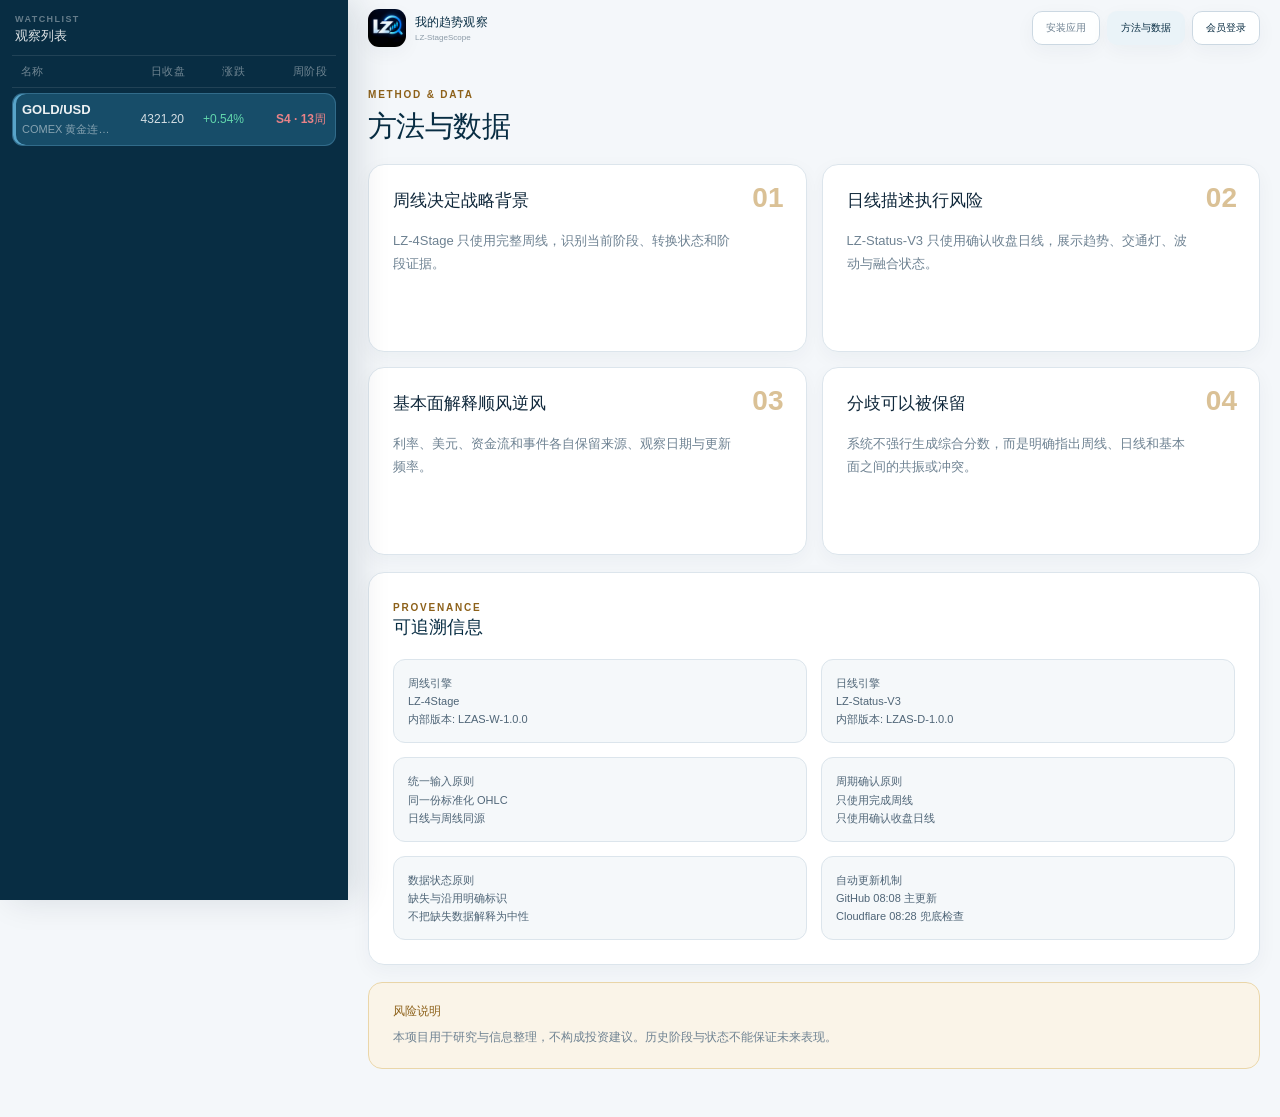
<file: site/gold/methodology/index.html>
<!doctype html>
<html lang="zh-CN">
  <head>
    <meta charset="utf-8">
    <meta name="viewport" content="width=device-width, initial-scale=1, maximum-scale=1, user-scalable=no">
    <meta name="robots" content="noindex">
    <title>LZ-StageScope · 正在打开</title>
    <link rel="icon" href="/LZ-StageScope/icons/favicon-v3.ico" type="image/x-icon" sizes="16x16 32x32 48x48">
    <link rel="icon" href="/LZ-StageScope/icons/favicon-32-v3.png" type="image/png" sizes="32x32">
    <script>
      location.replace("../../?route=" + encodeURIComponent("/gold/methodology"));
    </script>
  </head>
  <body><a href="../../?route=%2Fgold%2Fmethodology">打开方法与数据</a></body>
</html>
</file>
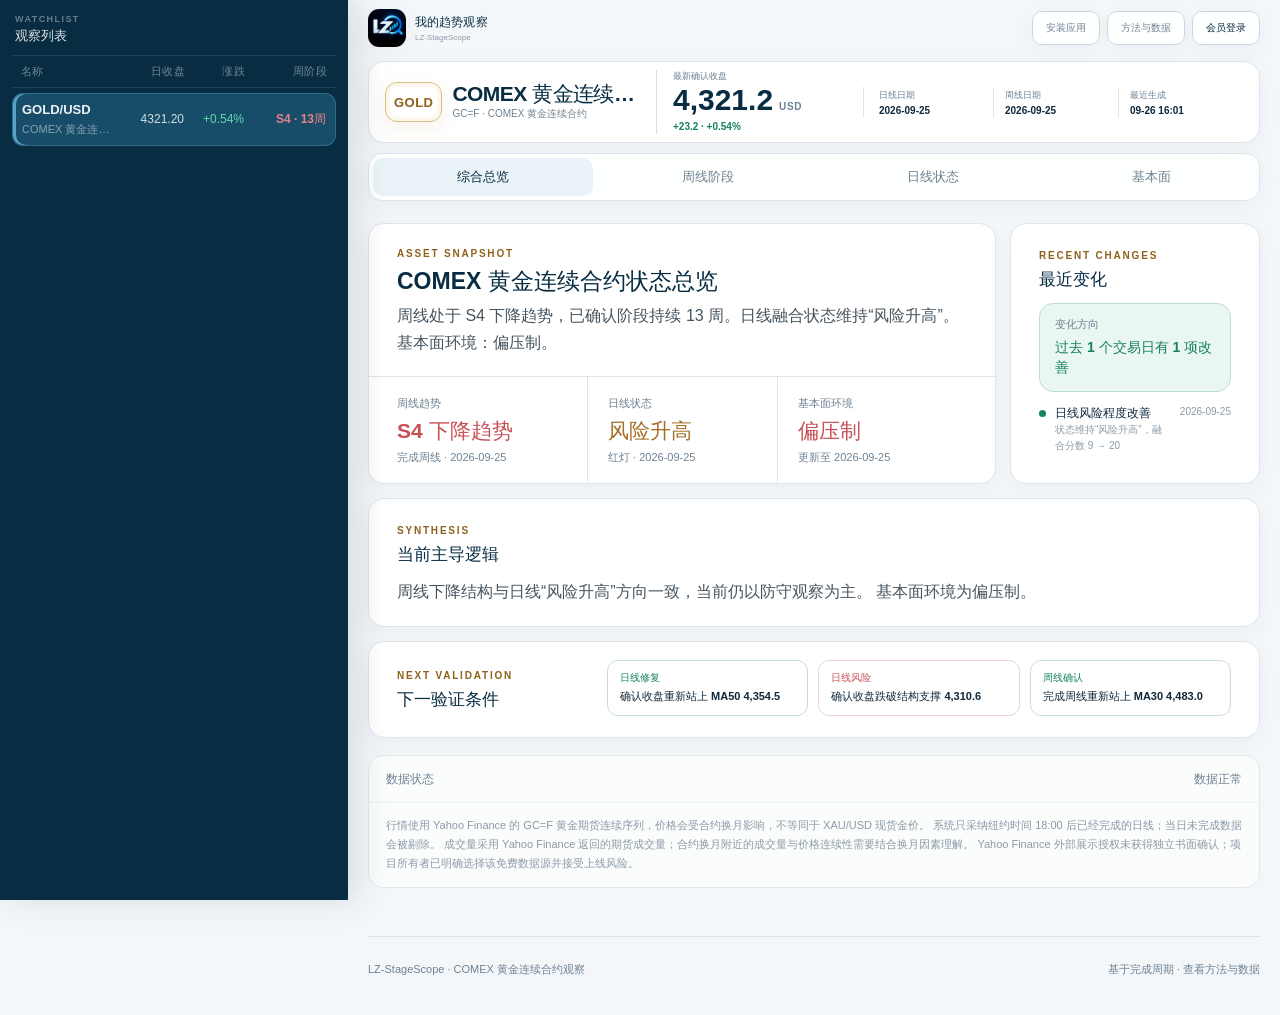
<file: site/gold/overview/index.html>
<!doctype html>
<html lang="zh-CN">
  <head>
    <meta charset="utf-8">
    <meta name="viewport" content="width=device-width, initial-scale=1, maximum-scale=1, user-scalable=no">
    <meta name="robots" content="noindex">
    <title>LZ-StageScope · 正在打开</title>
    <link rel="icon" href="/LZ-StageScope/icons/favicon-v3.ico" type="image/x-icon" sizes="16x16 32x32 48x48">
    <link rel="icon" href="/LZ-StageScope/icons/favicon-32-v3.png" type="image/png" sizes="32x32">
    <script>
      location.replace("../../?route=" + encodeURIComponent("/gold/overview"));
    </script>
  </head>
  <body><a href="../../?route=%2Fgold%2Foverview">打开黄金综合总览</a></body>
</html>
</file>
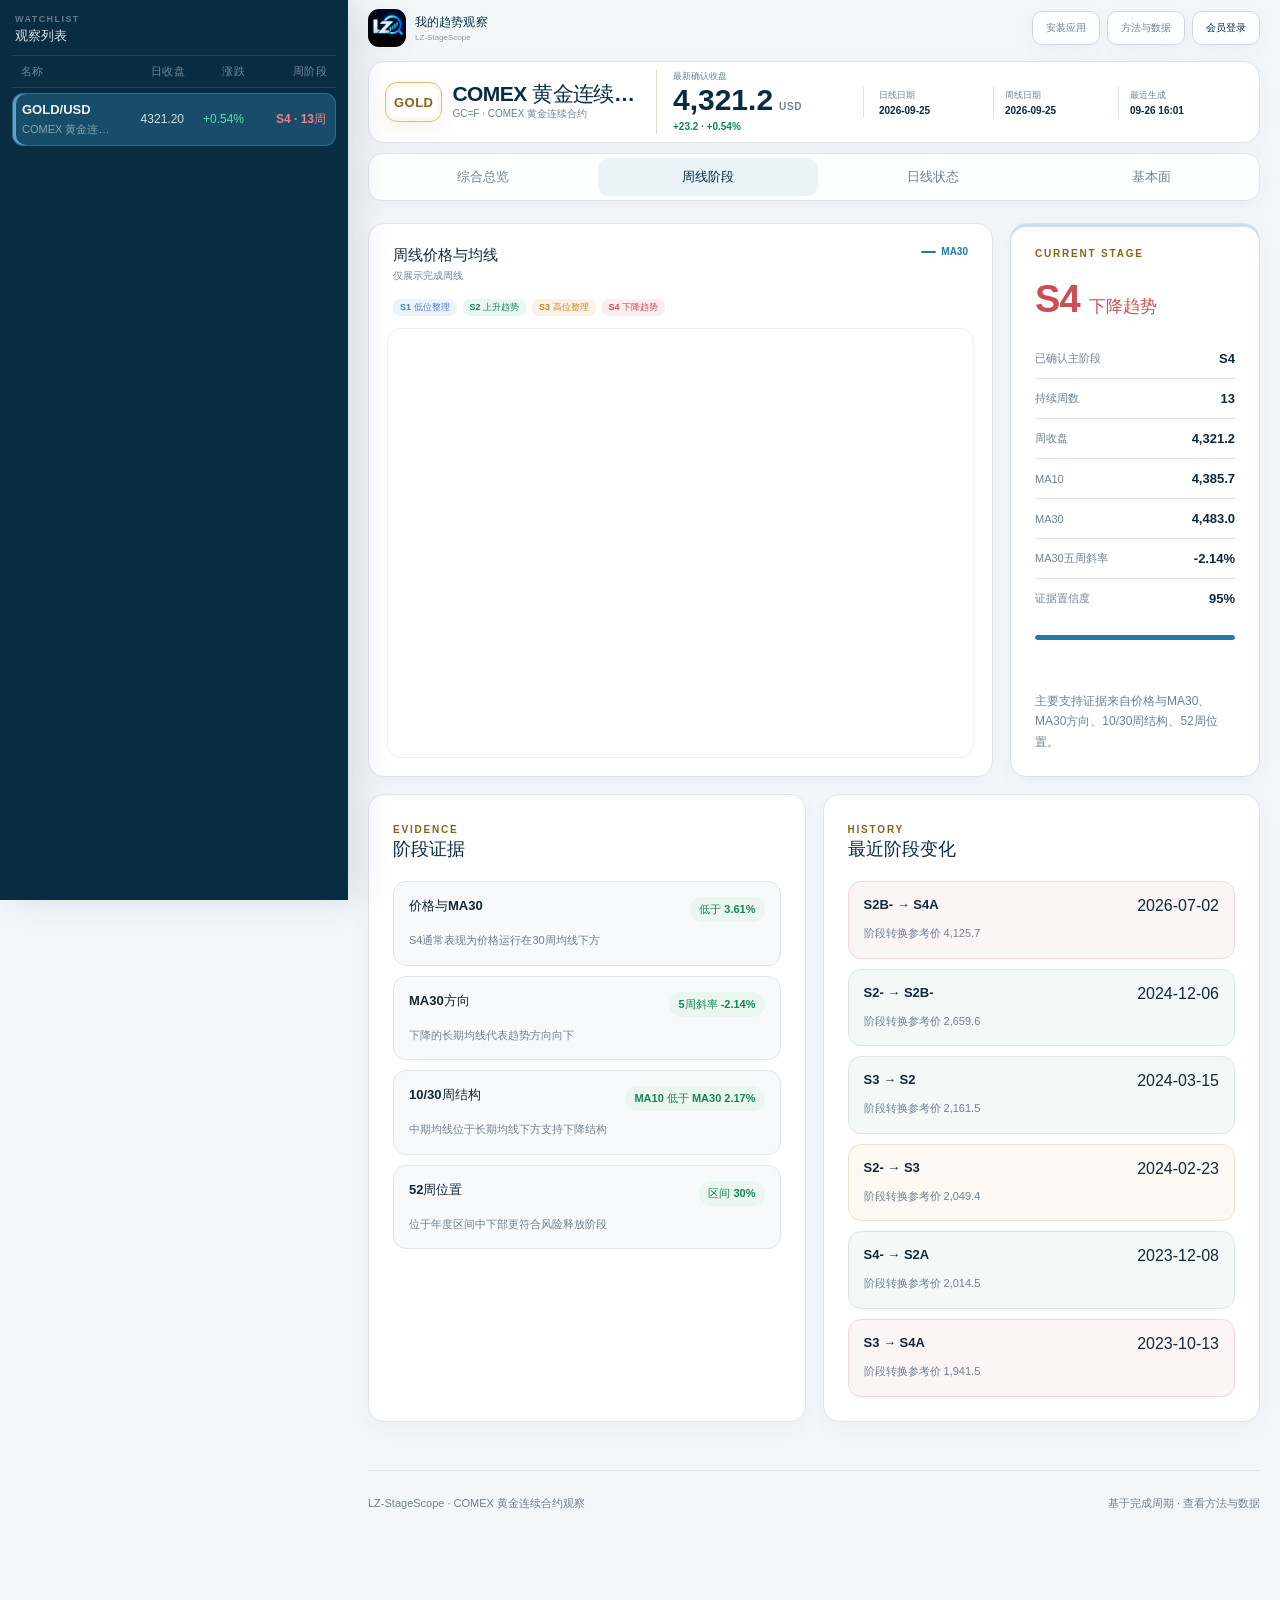
<file: site/gold/weekly/index.html>
<!doctype html>
<html lang="zh-CN">
  <head>
    <meta charset="utf-8">
    <meta name="viewport" content="width=device-width, initial-scale=1, maximum-scale=1, user-scalable=no">
    <meta name="robots" content="noindex">
    <title>LZ-StageScope · 正在打开</title>
    <link rel="icon" href="/LZ-StageScope/icons/favicon-v3.ico" type="image/x-icon" sizes="16x16 32x32 48x48">
    <link rel="icon" href="/LZ-StageScope/icons/favicon-32-v3.png" type="image/png" sizes="32x32">
    <script>
      location.replace("../../?route=" + encodeURIComponent("/gold/weekly"));
    </script>
  </head>
  <body><a href="../../?route=%2Fgold%2Fweekly">打开黄金周线阶段</a></body>
</html>
</file>
<file: site/styles.css>
:root {
  color-scheme: light;
  --canvas: #f4f7fa;
  --canvas-warm: #f8f6f1;
  --surface: #ffffff;
  --surface-muted: #f7f9fb;
  --surface-blue: #eaf3f8;
  --ink: #10283b;
  --ink-strong: #082d43;
  --text-deep-gray: #46545f;
  --muted: #6e8292;
  --muted-light: #8b9aa7;
  --navy: #082d43;
  --navy-soft: #eaf3f8;
  --gold: #a87320;
  --gold-deep: #8d611a;
  --gold-light: #ead5a9;
  --gold-soft: #faf4e8;
  --blue: #2478a5;
  --blue-soft: #eaf3f8;
  --green: #16835d;
  --green-soft: #eaf6f0;
  --yellow: #a66f27;
  --yellow-soft: #fbf3e6;
  --red: #c94f55;
  --red-soft: #fbecef;
  --purple: #6e5b9e;
  --line: #dce5ec;
  --line-strong: #cbd8e2;
  --radius-sm: 6px;
  --radius: 16px;
  --radius-lg: 20px;
  --shadow-sm: 0 6px 20px rgba(8, 45, 67, 0.045);
  --shadow: 0 16px 44px rgba(8, 45, 67, 0.075);
  --shadow-raised: 0 24px 64px rgba(8, 45, 67, 0.12);
  --sidebar-width: 348px;
  --font-ui: -apple-system, BlinkMacSystemFont, "SF Pro Text", "PingFang SC", "Hiragino Sans GB", "Microsoft YaHei", "Noto Sans CJK SC", Arial, sans-serif;
  font-family: var(--font-ui);
}

* { box-sizing: border-box; }
[hidden] { display: none !important; }
html { scroll-behavior: smooth; background: var(--canvas); }
@media (pointer: coarse) {
  html, body { touch-action: pan-x pan-y; }
}
::selection { color: var(--ink-strong); background: var(--gold-light); }
body {
  position: relative;
  margin: 0;
  min-width: 320px;
  min-height: 100vh;
  overflow-x: hidden;
  color: var(--ink);
  font-family: var(--font-ui);
  font-synthesis: none;
  text-rendering: optimizeLegibility;
  background: var(--canvas);
}
body::before {
  display: none;
}
a { color: inherit; text-decoration: none; }
button { font: inherit; }
:where(a, button):focus-visible {
  outline: 3px solid rgba(36, 120, 165, 0.28);
  outline-offset: 3px;
}
.skip-link {
  position: fixed;
  top: -80px;
  left: 16px;
  z-index: 100;
  padding: 10px 14px;
  border-radius: 10px;
  color: white;
  background: var(--navy);
}
.skip-link:focus { top: 12px; }
.ambient { display: none; }
.shell { width: min(1180px, calc(100% - 40px)); margin-inline: auto; }
.application-shell { min-height: 100vh; }
.application-content { min-width: 0; min-height: 100vh; margin-left: var(--sidebar-width); background: var(--canvas); }

.asset-sidebar {
  position: fixed;
  inset: 0 auto 0 0;
  z-index: 50;
  display: flex;
  flex-direction: column;
  width: var(--sidebar-width);
  padding: 14px 12px 18px;
  overflow: hidden auto;
  color: rgba(255, 255, 255, 0.82);
  background: #082d43;
  box-shadow: 10px 0 32px rgba(7, 29, 50, 0.12);
}
.mobile-watchlist-topbar,
.mobile-detail-toolbar { display: none; }
.mobile-watchlist-brand { display: flex; min-width: 0; align-items: center; gap: 9px; }
.mobile-watchlist-brand img { flex: 0 0 auto; border-radius: 11px; }
.mobile-watchlist-brand span { min-width: 0; }
.mobile-watchlist-brand strong,
.mobile-watchlist-brand small { display: block; overflow: hidden; text-overflow: ellipsis; white-space: nowrap; }
.mobile-watchlist-brand strong { color: white; font-size: 13px; }
.mobile-watchlist-brand small { margin-top: 2px; color: rgba(255, 255, 255, 0.48); font-size: 9px; }
.mobile-watchlist-utilities { display: flex; min-width: 0; align-items: center; gap: 5px; }
.mobile-watchlist-utilities a,
.mobile-watchlist-utilities button {
  min-height: 30px;
  padding: 0 8px;
  overflow: hidden;
  border: 1px solid rgba(255, 255, 255, 0.18);
  border-radius: 8px;
  color: rgba(255, 255, 255, 0.8);
  background: rgba(255, 255, 255, 0.07);
  font-size: 10px;
  line-height: 28px;
  text-overflow: ellipsis;
  white-space: nowrap;
  cursor: pointer;
}
.mobile-watchlist-utilities button:last-child { max-width: 72px; }
.watchlist-heading { display: flex; align-items: center; justify-content: space-between; gap: 8px; margin-top: 0; padding: 0 3px 10px; }
.watchlist-heading span { display: block; color: rgba(255, 255, 255, 0.38); font-size: 9px; font-weight: 800; letter-spacing: 0.16em; }
.watchlist-heading strong { display: block; margin-top: 3px; color: rgba(255, 255, 255, 0.86); font-size: 13px; }
.asset-add-button,
.watchlist-sort-button {
  display: grid;
  place-items: center;
  width: 28px;
  height: 28px;
  padding: 0;
  border: 1px solid rgba(255, 255, 255, 0.2);
  border-radius: 9px;
  color: white;
  background: rgba(255, 255, 255, 0.08);
  font-size: 20px;
  line-height: 1;
  cursor: pointer;
}
.asset-add-button:hover,
.watchlist-sort-button:hover { border-color: rgba(255, 255, 255, 0.42); background: rgba(255, 255, 255, 0.14); }
.asset-add-button:disabled,
.watchlist-sort-button:disabled { opacity: 0.42; cursor: default; }
.watchlist-sort-button { font-size: 16px; font-weight: 850; }
.watchlist-sort-button > span { color: inherit; font-size: inherit; font-weight: inherit; letter-spacing: 0; line-height: 1; }
.watchlist-sort-button.active { color: white; border-color: #c99a3b; background: rgba(255, 255, 255, 0.08); }
.watchlist-sort-button.active:hover { border-color: #d8ad58; background: rgba(255, 255, 255, 0.14); }
.watchlist-mobile-actions { display: flex; align-items: center; gap: 6px; }
.watchlist-table-header {
  display: grid;
  grid-template-columns: minmax(0, 1fr) 68px 54px 76px;
  gap: 6px;
  padding: 8px 9px;
  border-top: 1px solid rgba(255, 255, 255, 0.1);
  border-bottom: 1px solid rgba(255, 255, 255, 0.1);
  color: rgba(255, 255, 255, 0.42);
  font-size: 11px;
  font-weight: 750;
  letter-spacing: 0.03em;
}
.watchlist-table-header span:not(:first-child) { text-align: right; }
.asset-watchlist { display: grid; gap: 4px; margin-top: 5px; }
.asset-watchlist.sorting .watchlist-asset {
  padding-left: 28px;
  border-color: rgba(128, 202, 240, 0.17);
  cursor: default;
  touch-action: pan-y;
  user-select: none;
}
.watchlist-drag-handle {
  position: absolute;
  inset: 0 auto 0 0;
  display: grid;
  width: 26px;
  place-items: center;
  color: rgba(255, 255, 255, 0.42);
  cursor: grab;
  touch-action: none;
}
.watchlist-drag-handle > span {
  font-size: 13px;
  font-weight: 900;
  line-height: 1;
}
.watchlist-drag-handle:focus-visible { color: white; outline: 1px solid #c99a3b; outline-offset: -4px; border-radius: 8px; }
.asset-watchlist.sorting .watchlist-asset:hover { background: rgba(255, 255, 255, 0.09); }
.asset-watchlist.sorting .watchlist-remove { display: none !important; }
.asset-watchlist .watchlist-asset.dragging {
  z-index: 2;
  color: white;
  border-color: rgba(139, 208, 238, 0.7);
  background: #1c5b79;
  box-shadow: 0 12px 26px rgba(0, 12, 25, 0.34);
  opacity: 0.84;
}
.asset-watchlist .watchlist-asset.dragging .watchlist-drag-handle { color: white; cursor: grabbing; }
body.watchlist-dragging { cursor: grabbing; }
.watchlist-asset {
  position: relative;
  display: grid;
  grid-template-columns: minmax(0, 1fr) 68px 54px 76px;
  gap: 6px;
  align-items: center;
  width: 100%;
  min-height: 52px;
  padding: 8px 9px;
  border: 1px solid transparent;
  border-radius: 11px;
  color: rgba(255, 255, 255, 0.63);
  background: rgba(255, 255, 255, 0.025);
  text-align: left;
  cursor: pointer;
  transition: 0.2s ease;
}
.watchlist-asset:hover { color: white; background: rgba(255, 255, 255, 0.07); }
.watchlist-asset.active { color: white; border-color: rgba(128, 202, 240, 0.24); background: #174d69; box-shadow: inset 3px 0 0 #58a4c9; }
.watchlist-asset-copy { min-width: 0; }
.watchlist-asset-copy strong { display: block; color: rgba(255, 255, 255, 0.92); font-size: 13px; line-height: 1.2; overflow-wrap: anywhere; }
.watchlist-asset-copy small { display: block; overflow: hidden; margin-top: 4px; color: rgba(255, 255, 255, 0.48); font-size: 11px; text-overflow: ellipsis; white-space: nowrap; }
.watchlist-price,
.watchlist-change,
.watchlist-stage {
  overflow: hidden;
  text-align: right;
  text-overflow: ellipsis;
  white-space: nowrap;
  font-size: 12px;
  font-variant-numeric: tabular-nums;
}
.watchlist-price { color: rgba(255, 255, 255, 0.82); }
.watchlist-price.delayed { color: #e2a45e; }
.watchlist-price.delayed::after {
  content: "延迟";
  display: block;
  margin-top: 1px;
  color: rgba(226, 164, 94, 0.88);
  font-size: 8px;
  font-weight: 750;
  line-height: 1;
}
.watchlist-change { color: rgba(255, 255, 255, 0.58); }
.watchlist-change.positive { color: #62d8ad; }
.watchlist-change.negative { color: #ff8b8b; }
.watchlist-stage { color: rgba(255, 255, 255, 0.7); font-weight: 750; }
.watchlist-stage.stage-s1 { color: #7fb2ea; }
.watchlist-stage.stage-s2 { color: #70c6a5; }
.watchlist-stage.stage-s3 { color: #e2a45e; }
.watchlist-stage.stage-s4 { color: #e98287; }
.top-utility-bar {
  position: relative;
  z-index: 30;
  display: flex;
  justify-content: space-between;
  align-items: center;
  gap: 7px;
  min-height: 40px;
  padding-top: 9px;
}
.top-brand {
  display: flex;
  min-width: 0;
  align-items: center;
  gap: 9px;
  margin-right: 12px;
}
.top-brand img { width: 38px; height: 38px; flex: 0 0 auto; border-radius: 11px; box-shadow: var(--shadow-sm); }
.top-brand span { min-width: 0; }
.top-brand strong,
.top-brand small { display: block; overflow: hidden; text-overflow: ellipsis; white-space: nowrap; }
.top-brand strong { color: var(--ink-strong); font-size: 12px; letter-spacing: 0.01em; }
.top-brand small { margin-top: 2px; color: var(--muted-light); font-size: 8px; }
.top-utility-actions { display: flex; min-width: max-content; align-items: center; gap: 7px; margin-left: auto; }
.top-member-controls { display: grid; }
.top-member-login,
.top-member-account,
.top-method-link,
.top-install-button {
  min-height: 34px;
  border: 1px solid var(--line-strong);
  border-radius: 10px;
  color: var(--muted);
  background: rgba(255, 255, 255, 0.9);
  box-shadow: var(--shadow-sm);
  font-size: 10px;
  white-space: nowrap;
}
.top-member-login,
.top-method-link,
.top-install-button { display: flex; align-items: center; justify-content: center; padding: 8px 13px; cursor: pointer; }
.top-member-login { color: var(--navy); font-weight: 750; }
.top-member-login:hover,
.top-method-link:hover,
.top-install-button:hover { color: var(--navy); border-color: rgba(36, 120, 165, 0.4); background: var(--surface-blue); }
.top-member-login:disabled { color: var(--muted-light); cursor: wait; }
.top-member-account { display: grid; grid-template-columns: minmax(0, 1fr) auto; overflow: hidden; }
.top-member-account button { border: 0; color: inherit; background: transparent; cursor: pointer; }
.top-member-account > button:first-child { min-width: 88px; max-width: 150px; padding: 5px 10px; text-align: left; }
.top-member-account > button:last-child { padding: 0 11px; border-left: 1px solid var(--line); color: var(--muted); font-size: 9px; }
.top-member-account button:hover { color: var(--navy); background: var(--surface-blue); }
.top-member-account span,
.top-member-account small { display: block; overflow: hidden; text-overflow: ellipsis; white-space: nowrap; }
.top-member-account span { color: var(--ink-strong); font-size: 10px; font-weight: 800; }
.top-member-account small { margin-top: 1px; color: var(--muted-light); font-size: 7px; }
.top-method-link.active { color: var(--navy); border-color: transparent; background: var(--surface-blue); font-weight: 750; }
.top-install-button:disabled { color: var(--muted-light); background: var(--surface-muted); cursor: default; }

.asset-picker { position: fixed; inset: 0; z-index: 80; display: grid; place-items: center; padding: 20px; }
body.picker-open { overflow: hidden; }
.asset-picker-backdrop { position: absolute; inset: 0; width: 100%; height: 100%; border: 0; background: rgba(7, 29, 50, 0.45); backdrop-filter: blur(4px); cursor: default; }
.asset-picker-panel { position: relative; width: min(560px, 100%); max-height: min(760px, calc(100vh - 40px)); overflow-y: auto; padding: 24px; border: 1px solid var(--line); border-radius: 22px; background: var(--surface); box-shadow: var(--shadow-raised); }
.asset-picker-header { display: flex; align-items: flex-start; justify-content: space-between; gap: 16px; }
.asset-picker-header span { color: var(--gold-deep); font-size: 9px; font-weight: 800; letter-spacing: 0.16em; }
.asset-picker-header h2 { margin: 5px 0 0; color: var(--ink-strong); font-size: 23px; }
.asset-picker-header button { width: 32px; height: 32px; border: 1px solid var(--line); border-radius: 10px; color: var(--muted); background: var(--surface-muted); font-size: 20px; cursor: pointer; }
.asset-picker-panel > p { margin: 15px 0 17px; color: var(--muted); font-size: 12px; line-height: 1.7; }
.asset-limit-line { display: flex; align-items: center; justify-content: space-between; margin-bottom: 16px; padding: 10px 12px; border-radius: 11px; color: var(--muted); background: var(--surface-blue); font-size: 11px; }
.asset-limit-line strong { color: var(--ink-strong); font-size: 12px; }
.asset-search-form { display: grid; gap: 8px; }
.asset-search-form label { color: var(--ink); font-size: 10px; font-weight: 750; }
.asset-search-form label em { margin-left: 4px; color: var(--red); font-size: 9px; font-style: normal; }
.asset-search-form select,
.asset-search-form input { width: 100%; height: 42px; padding: 0 11px; border: 1px solid var(--line-strong); border-radius: 10px; color: var(--ink-strong); background: white; font: inherit; font-size: 12px; outline: none; }
.asset-search-form select:focus,
.asset-search-form input:focus { border-color: var(--blue); box-shadow: 0 0 0 3px rgba(36, 120, 165, 0.12); }
.asset-query-row { display: grid; grid-template-columns: minmax(0, 1fr) 78px; gap: 8px; }
.asset-query-row button { border: 0; border-radius: 10px; color: white; background: var(--navy); font-size: 11px; font-weight: 800; cursor: pointer; }
.asset-query-row button:disabled { background: #8b9ba7; cursor: wait; }
.asset-picker-message { margin: 13px 0; padding: 10px 12px; border: 1px solid var(--line); border-radius: 10px; color: var(--muted); background: var(--surface-muted); font-size: 10px; line-height: 1.55; }
.asset-picker-message.error { color: var(--red); border-color: #ecc4c4; background: var(--red-soft); }
.asset-picker-message.success { color: #17794d; border-color: #bfe2ce; background: #eff9f3; }
.asset-catalog { display: grid; gap: 9px; }
.catalog-asset { display: flex; align-items: center; justify-content: space-between; gap: 18px; width: 100%; padding: 13px 14px; border: 1px solid var(--line); border-radius: 13px; color: var(--ink); background: var(--surface-muted); text-align: left; cursor: pointer; }
.catalog-asset:hover { border-color: rgba(36, 120, 165, 0.42); background: var(--surface-blue); }
.catalog-asset span { display: block; color: var(--muted); font-size: 10px; }
.catalog-asset strong { display: block; margin-bottom: 4px; color: var(--ink-strong); font-size: 13px; }
.catalog-asset em { color: var(--blue); font-size: 11px; font-style: normal; font-weight: 750; }
.catalog-asset small { display: block; margin-top: 3px; color: var(--muted-light); font-size: 9px; }
.catalog-asset:disabled { cursor: wait; opacity: 0.65; }
.catalog-empty { margin: 0; padding: 16px; border: 1px dashed var(--line-strong); border-radius: 12px; color: var(--muted); text-align: center; font-size: 11px; }
.asset-initialization-note { display: grid; gap: 4px; margin-top: 15px; padding: 12px; border-left: 3px solid #dfb25b; border-radius: 0 10px 10px 0; background: #fdf8ee; }
.asset-initialization-note strong { color: var(--ink-strong); font-size: 10px; }
.asset-initialization-note span { color: var(--muted); font-size: 9px; line-height: 1.6; }
.watchlist-asset { position: relative; }
.watchlist-asset-status { color: rgba(255, 255, 255, 0.52); font-size: 10px; }
.watchlist-asset.initializing { border-color: rgba(223, 178, 91, 0.32); }
.watchlist-asset.failed { border-color: rgba(208, 68, 78, 0.35); }
.watchlist-remove { position: absolute; top: 4px; right: 4px; display: none; width: 18px; height: 18px; padding: 0; border: 0; border-radius: 50%; color: rgba(255,255,255,.7); background: rgba(4,20,34,.52); font-size: 12px; line-height: 18px; cursor: pointer; }
.watchlist-asset:hover .watchlist-remove { display: block; }

.member-dialog { position: fixed; inset: 0; z-index: 110; display: grid; place-items: center; padding: 20px; }
body.member-dialog-open { overflow: hidden; }
.member-dialog-backdrop { position: absolute; inset: 0; width: 100%; height: 100%; border: 0; background: rgba(7, 29, 50, 0.54); backdrop-filter: blur(6px); cursor: default; }
.member-dialog-panel { position: relative; width: min(460px, 100%); max-height: calc(100vh - 40px); overflow-y: auto; padding: 27px; border: 1px solid var(--line); border-radius: 22px; background: var(--surface); box-shadow: var(--shadow-raised); }
.member-dialog-close { position: absolute; top: 14px; right: 14px; width: 32px; height: 32px; padding: 0; border: 1px solid var(--line); border-radius: 9px; color: var(--muted); background: var(--surface-muted); font-size: 20px; cursor: pointer; }
.member-dialog-icon { display: grid; width: 44px; height: 44px; margin-bottom: 14px; place-items: center; border-radius: 13px; color: white; background: var(--navy); box-shadow: 0 10px 25px rgba(18, 53, 83, 0.18); font-size: 12px; font-weight: 850; letter-spacing: 0.05em; }
.member-dialog-kicker { color: var(--gold-deep); font-size: 9px; font-weight: 850; letter-spacing: 0.18em; }
.member-dialog-panel h2 { margin: 7px 0 7px; color: var(--ink-strong); font-size: 24px; }
.member-dialog-panel p { margin: 0 0 18px; color: var(--muted); font-size: 12px; line-height: 1.7; }
.member-dialog-panel form { display: grid; gap: 8px; }
.member-dialog-panel label { margin-top: 3px; color: var(--ink); font-size: 10px; font-weight: 750; }
.member-dialog-panel input { width: 100%; height: 43px; padding: 0 12px; border: 1px solid var(--line-strong); border-radius: 10px; color: var(--ink); background: var(--surface); font-size: 12px; outline: none; }
.member-dialog-panel input:focus { border-color: var(--blue); box-shadow: 0 0 0 3px rgba(36, 120, 165, 0.12); }
.member-turnstile { min-height: 65px; margin-top: 5px; overflow: hidden; }
.member-login-submit,
.member-dialog-logout,
.account-save-button { min-height: 42px; border: 0; border-radius: 10px; color: white; background: var(--navy); font-size: 11px; font-weight: 800; cursor: pointer; }
.member-login-submit:hover,
.member-dialog-logout:hover,
.account-save-button:hover { background: #174766; }
.member-login-submit:disabled,
.account-save-button:disabled { color: rgba(255, 255, 255, 0.6); background: #8b9ba7; cursor: wait; }
.member-login-error { padding: 9px 11px; border: 1px solid #ecc4c4; border-radius: 9px; color: var(--red); background: var(--red-soft); font-size: 10px; line-height: 1.55; }
.member-login-note { display: block; margin-top: 13px; color: var(--muted-light); font-size: 9px; line-height: 1.6; }
.member-account-summary { display: grid; gap: 4px; padding: 14px; border: 1px solid var(--line); border-radius: 12px; background: var(--surface-muted); }
.member-account-summary strong { color: var(--ink-strong); font-size: 14px; }
.member-account-summary span { color: var(--muted); font-size: 10px; }
.member-account-settings { display: grid; gap: 12px; margin: 14px 0; }
.member-account-settings form { padding: 15px; border: 1px solid var(--line); border-radius: 13px; background: #fff; }
.account-form-heading { display: grid; gap: 2px; margin-bottom: 5px; }
.account-form-heading strong { color: var(--ink-strong); font-size: 12px; }
.account-form-heading span { color: var(--muted-light); font-size: 9px; }
.account-turnstile { min-height: 0; }
.account-feedback { padding: 9px 10px; border-radius: 9px; font-size: 10px; line-height: 1.5; }
.account-feedback.error { color: var(--red); border: 1px solid #ecc4c4; background: var(--red-soft); }
.account-feedback.success { color: #197754; border: 1px solid #bae2d1; background: #eaf7f1; }
.account-save-button { width: 100%; }
.member-dialog-logout { width: 100%; color: var(--red); border: 1px solid #ecc4c4; background: var(--red-soft); }
.member-dialog-logout:hover { background: #f7dede; }

.site-header {
  position: sticky;
  top: 0;
  z-index: 30;
  display: flex;
  align-items: center;
  justify-content: space-between;
  width: 100%;
  min-width: 0;
  min-height: 70px;
  padding: 10px max(20px, calc((100vw - 1180px) / 2));
  border-bottom: 1px solid var(--line);
  background: rgba(255, 255, 255, 0.88);
  box-shadow: 0 2px 18px rgba(20, 48, 73, 0.04);
  backdrop-filter: blur(20px) saturate(140%);
}
.brand { border-radius: 14px; }
.header-actions { display: flex; flex: 0 1 auto; min-width: 0; align-items: center; gap: 10px; }
.data-state, .date-chip {
  padding: 7px 12px;
  border: 1px solid var(--line);
  border-radius: 999px;
  color: var(--muted);
  background: rgba(255, 255, 255, 0.78);
  font-size: 12px;
  white-space: nowrap;
}
.data-state.ok { color: var(--green); border-color: #bcded1; background: var(--green-soft); }
.data-state.warning { color: var(--yellow); border-color: #ead19e; background: var(--yellow-soft); }
.ghost-button {
  flex: 0 0 auto;
  padding: 9px 14px;
  border: 1px solid var(--line-strong);
  border-radius: 11px;
  color: var(--ink);
  background: var(--surface);
  box-shadow: var(--shadow-sm);
  white-space: nowrap;
  cursor: pointer;
}
.ghost-button:hover { border-color: var(--gold); color: var(--gold-deep); }
.ghost-button:active { transform: translateY(1px); box-shadow: none; }

main { position: relative; z-index: 1; }
.asset-hero {
  position: relative;
  display: grid;
  grid-template-columns: minmax(245px, 1.02fr) minmax(195px, 0.58fr) minmax(380px, 1.32fr);
  gap: 12px;
  align-items: center;
  margin-top: 14px;
  padding: 8px 16px;
  overflow: hidden;
  border: 1px solid var(--line);
  border-radius: 16px;
  background: var(--surface);
  box-shadow: var(--shadow-sm);
}
.site-header, .header-actions, .asset-hero > *, .hero-meta { min-width: 0; }
.asset-heading {
  position: relative;
  z-index: 1;
  display: grid;
  grid-template-columns: max-content minmax(0, 1fr);
  gap: 10px;
  align-items: center;
}
.asset-heading > div:last-child { min-width: 0; }
.asset-symbol {
  display: grid;
  place-items: center;
  width: auto;
  min-width: 46px;
  max-width: 84px;
  height: 40px;
  padding: 0 8px;
  flex: none;
  box-sizing: border-box;
  border: 1px solid #d8bd80;
  border-radius: 12px;
  color: var(--gold-deep);
  background: rgba(255, 255, 255, 0.7);
  box-shadow: inset 0 0 0 4px rgba(239, 208, 140, 0.15), 0 7px 18px rgba(143, 100, 26, 0.08);
  font-size: 13px;
  font-weight: 750;
  letter-spacing: 0.035em;
}
.eyebrow, .panel-kicker {
  margin: 0 0 7px;
  color: var(--gold-deep);
  font-size: 10px;
  font-weight: 800;
  letter-spacing: 0.18em;
}
h1, h2, h3, p { margin-top: 0; }
h1 {
  margin-bottom: 2px;
  color: var(--ink-strong);
  font-size: clamp(25px, 2.6vw, 30px);
  font-weight: 750;
  letter-spacing: -0.025em;
}
.asset-heading h1 { overflow: hidden; font-size: clamp(18px, 1.82vw, 21px); line-height: 1.08; text-overflow: ellipsis; white-space: nowrap; }
.asset-benchmark { overflow: hidden; margin: 0; color: var(--muted); font-size: 10px; text-overflow: ellipsis; white-space: nowrap; }
.quote-block {
  position: relative;
  z-index: 1;
  display: block;
  padding-left: 16px;
  border-left: 1px solid rgba(143, 100, 26, 0.24);
}
.quote-label { display: block; margin-bottom: 1px; color: var(--muted); font-size: 9px; }
.quote-value { display: flex; align-items: baseline; gap: 6px; min-width: 0; white-space: nowrap; }
.quote-block strong {
  display: inline;
  color: var(--ink-strong);
  font-size: clamp(25px, 2.7vw, 30px);
  font-weight: 760;
  font-variant-numeric: tabular-nums;
  line-height: 1.07;
}
.quote-value > span {
  color: var(--muted);
  font-size: 10px;
  font-weight: 750;
  letter-spacing: 0.06em;
}
#quote-change {
  display: inline-flex;
  align-items: center;
  margin: 3px 0 0;
  padding: 0;
  border-radius: 999px;
  background: transparent;
  font-size: 10px;
  font-weight: 750;
  font-variant-numeric: tabular-nums;
}
.positive { color: var(--green); }
.negative { color: var(--red); }
.hero-meta {
  position: relative;
  z-index: 1;
  display: grid;
  grid-template-columns: repeat(3, minmax(0, 1fr));
  gap: 0;
  margin: 0;
  padding-left: 4px;
  border-left: 1px solid var(--line);
}
.hero-meta div {
  min-width: 0;
  padding: 2px 11px;
  border-left: 1px solid var(--line);
}
.hero-meta div:first-child { border-left: 0; }
.hero-meta dt { color: var(--muted); font-size: 9px; }
.hero-meta dd {
  overflow: hidden;
  margin: 3px 0 0;
  color: var(--ink);
  font-size: 10px;
  font-weight: 650;
  font-variant-numeric: tabular-nums;
  text-overflow: ellipsis;
  white-space: nowrap;
}

.module-tabs {
  position: sticky;
  top: 10px;
  z-index: 20;
  display: flex;
  gap: 5px;
  margin-top: 10px;
  padding: 4px;
  overflow-x: auto;
  border: 1px solid var(--line);
  border-radius: 14px;
  background: rgba(255, 255, 255, 0.91);
  box-shadow: var(--shadow-sm);
  backdrop-filter: blur(18px);
  scrollbar-width: none;
}
.module-tabs::-webkit-scrollbar { display: none; }
.module-tabs a {
  position: relative;
  flex: 1 0 auto;
  padding: 9px 16px;
  border: 1px solid transparent;
  border-radius: 10px;
  color: var(--muted);
  text-align: center;
  font-size: 13px;
  font-weight: 600;
  transition: 0.2s ease;
}
.module-tabs a:hover { color: var(--ink); background: var(--surface-muted); }
.module-tabs a.active {
  color: var(--navy);
  border-color: transparent;
  background: var(--surface-blue);
  box-shadow: none;
}

.route-panel { padding-top: 22px; padding-bottom: 48px; animation: route-in 0.34s ease both; }
body.methodology-view .asset-hero,
body.methodology-view .module-tabs,
body.methodology-view .page-state,
body.methodology-view .site-footer,
body.methodology-view .mobile-nav { display: none !important; }
body.methodology-view [data-panel="methodology"] { min-height: 100vh; padding-top: 42px; }
@keyframes route-in {
  from { opacity: 0; transform: translateY(5px); }
  to { opacity: 1; transform: translateY(0); }
}
.page-state {
  display: flex;
  align-items: center;
  justify-content: center;
  gap: 12px;
  min-height: 280px;
  color: var(--muted);
}
.spinner {
  width: 20px;
  height: 20px;
  border: 2px solid var(--line-strong);
  border-top-color: var(--gold);
  border-radius: 50%;
  animation: spin 0.8s linear infinite;
}
@keyframes spin { to { transform: rotate(360deg); } }
.error-state { flex-direction: column; color: var(--red); }

.overview-snapshot {
  display: grid;
  gap: 14px;
}
.overview-top-row {
  display: grid;
  grid-template-columns: minmax(0, 3fr) minmax(250px, 1fr);
  gap: 14px;
  align-items: stretch;
}
.overview-module {
  overflow: hidden;
  border: 1px solid var(--line);
  border-radius: var(--radius);
  background: var(--surface);
  box-shadow: var(--shadow-sm);
}
.snapshot-header {
  padding: 24px 28px 20px;
  border-bottom: 1px solid var(--line);
}
.snapshot-header h2 { margin: 4px 0 5px; color: var(--ink-strong); font-size: 23px; }
.snapshot-headline,
.snapshot-logic .lead-copy {
  color: var(--text-deep-gray);
  font-size: 16px;
  font-weight: 500;
  line-height: 1.7;
}
.snapshot-headline { margin: 0; }
.snapshot-recent .snapshot-change {
  margin-top: 12px;
  padding: 13px 15px;
  border: 1px solid var(--line);
  border-radius: 14px;
  background: var(--surface-muted);
}
.snapshot-change span, .snapshot-metric > span { display: block; color: var(--muted); font-size: 11px; font-weight: 700; }
.snapshot-change strong { display: block; margin-top: 5px; color: var(--ink); font-size: 14px; line-height: 1.45; }
.snapshot-change.improving { border-color: #bcded1; background: var(--green-soft); }
.snapshot-change.improving strong { color: var(--green); }
.snapshot-change.weakening { border-color: #ecc4c4; background: var(--red-soft); }
.snapshot-change.weakening strong { color: var(--red); }
.snapshot-status-grid { display: grid; grid-template-columns: repeat(3, minmax(0, 1fr)); padding: 0 28px; }
.snapshot-metric { position: relative; min-width: 0; padding: 19px 20px 18px 0; }
.snapshot-metric + .snapshot-metric { padding-left: 20px; border-left: 1px solid var(--line); }
.snapshot-metric strong { display: block; margin-top: 7px; color: var(--ink-strong); font-size: 21px; line-height: 1.2; }
.snapshot-metric small { display: block; overflow: hidden; margin-top: 6px; color: var(--muted); font-size: 11px; text-overflow: ellipsis; white-space: nowrap; }
.snapshot-metric.support strong { color: var(--green); }
.snapshot-metric.pressure strong { color: var(--red); }
.snapshot-metric.neutral strong { color: var(--yellow); }
.snapshot-logic, .snapshot-recent { padding: 21px 28px; }
.snapshot-logic h3, .snapshot-recent h3, .validation-strip h3 { margin: 5px 0 0; color: var(--ink-strong); font-size: 17px; }
.snapshot-logic .lead-copy { margin: 12px 0 0; }
.compact-change-list { margin: 12px 0 0; padding: 0; list-style: none; }
.compact-change-list li { position: relative; display: flex; justify-content: space-between; gap: 12px; padding-left: 16px; color: var(--ink); font-size: 12px; line-height: 1.55; }
.compact-change-list li + li { margin-top: 8px; }
.compact-change-list li::before { position: absolute; top: 0.52em; left: 0; width: 7px; height: 7px; border-radius: 50%; content: ""; background: var(--blue); }
.compact-change-list li.improving::before { background: var(--green); }
.compact-change-list li.weakening::before { background: var(--red); }
.compact-change-list small { display: block; color: var(--muted-light); font-size: 10px; }
.compact-change-list time { flex: 0 0 auto; color: var(--muted-light); font-size: 10px; }
.compact-change-list .empty-change { padding-left: 0; color: var(--muted); }
.compact-change-list .empty-change::before { display: none; }
.validation-strip { display: grid; grid-template-columns: 190px 1fr; gap: 20px; align-items: center; padding: 18px 28px 21px; }
.validation-list { display: grid; grid-template-columns: repeat(3, minmax(0, 1fr)); gap: 10px; }
.validation-item { min-width: 0; padding: 10px 12px; border: 1px solid var(--line); border-radius: 11px; background: var(--surface); }
.validation-item span { display: block; margin-bottom: 4px; color: var(--muted); font-size: 10px; font-weight: 750; }
.validation-item strong { display: block; color: var(--ink); font-size: 11px; font-weight: 650; line-height: 1.45; }
.validation-item.repair { border-color: #c8dfd5; }
.validation-item.repair span { color: var(--green); }
.validation-item.risk { border-color: #ecd1d1; }
.validation-item.risk span { color: var(--red); }
.tag {
  position: relative;
  z-index: 1;
  display: inline-flex;
  align-items: center;
  width: max-content;
  padding: 5px 9px;
  border-radius: 999px;
  color: var(--muted);
  background: var(--surface-muted);
  font-size: 11px;
  font-weight: 650;
}
.tag.support, .tag.ok { color: var(--green); background: var(--green-soft); }
.tag.pressure, .tag.warning { color: var(--red); background: var(--red-soft); }
.tag.neutral { color: var(--yellow); background: var(--yellow-soft); }
.tag.unavailable { color: var(--muted); background: #edf1f4; }

.content-grid { display: grid; gap: 17px; }
.detail-grid { grid-template-columns: minmax(0, 1.62fr) minmax(280px, 0.78fr); }
.weekly-detail-grid { grid-template-columns: minmax(0, 3fr) minmax(250px, 0.82fr); }
.lower-grid { grid-template-columns: 1fr 1fr; margin-top: 17px; }
.panel {
  min-width: 0;
  padding: 24px;
  border: 1px solid var(--line);
  border-radius: var(--radius);
  background: var(--surface);
  box-shadow: var(--shadow-sm);
}
.panel, .factor-card { isolation: isolate; }
.panel-heading { margin-bottom: 20px; }
.panel-heading h2 { margin-bottom: 0; color: var(--ink-strong); font-size: 18px; }
.lead-copy { color: var(--ink); font-size: 19px; font-weight: 520; line-height: 1.85; }
.muted-copy { margin-bottom: 0; color: var(--muted); font-size: 12px; line-height: 1.8; }
.quality-banner {
  margin-top: 17px;
  padding: 0;
  border: 1px solid #e4e7e9;
  border-radius: 15px;
  color: var(--muted);
  background: #fbfcfc;
  font-size: 12px;
  line-height: 1.7;
}
.quality-banner summary { display: flex; justify-content: space-between; gap: 16px; padding: 13px 17px; cursor: pointer; list-style: none; }
.quality-banner summary::-webkit-details-marker { display: none; }
.quality-banner summary span { font-weight: 750; }
.quality-banner summary strong { text-align: right; }
.quality-banner p { margin: 0; padding: 0 17px 15px; border-top: 1px solid #edf0f2; color: var(--muted-light); font-size: 11px; line-height: 1.7; }
.quality-banner[open] p { padding-top: 13px; }
.route-data-state { margin-bottom: 14px; padding: 12px 15px; border: 1px solid var(--line); border-radius: 12px; color: var(--muted); background: var(--surface); font-size: 12px; }
.route-data-state.error { color: var(--red); border-color: #ecc4c4; background: var(--red-soft); }
.route-data-state button { margin-left: 10px; padding: 5px 9px; border: 1px solid currentColor; border-radius: 8px; color: inherit; background: transparent; cursor: pointer; }

.section-heading { display: flex; align-items: center; justify-content: space-between; gap: 20px; margin-bottom: 17px; }
.section-heading h2 {
  margin-bottom: 0;
  color: var(--ink-strong);
  font-size: 29px;
  font-weight: 750;
  letter-spacing: -0.02em;
}
.chart-panel { padding: 18px; overflow: hidden; }
.chart-header { display: flex; align-items: flex-start; justify-content: space-between; gap: 18px; padding: 4px 6px 16px; }
.chart-title { min-width: 0; }
.chart-header h3 { margin: 0; color: var(--ink); font-size: 15px; }
.chart-title > span { display: block; margin-top: 4px; color: var(--muted); font-size: 10px; }
.chart-legend { display: flex; flex-wrap: wrap; justify-content: flex-end; gap: 10px; }
.chart-legend span {
  display: inline-flex;
  align-items: center;
  gap: 5px;
  color: var(--muted);
  font-size: 10px;
  font-weight: 700;
}
.chart-legend span::before { width: 15px; height: 2px; border-radius: 999px; content: ""; background: currentColor; }
.chart-legend .ma20 { color: var(--gold); }
.chart-legend .ma30, .chart-legend .ma50 { color: var(--blue); }
.chart-legend .ma200 { color: var(--purple); }
.stage-key, .band-marker-key {
  display: flex;
  flex-wrap: wrap;
  gap: 6px;
  padding: 0 6px 12px;
}
.stage-key span, .band-marker-key span {
  display: inline-flex;
  align-items: center;
  padding: 4px 7px;
  border-radius: 7px;
  font-size: 9px;
  font-weight: 750;
  line-height: 1;
}
.stage-key .s1 { color: #4b82c3; background: #edf3fa; }
.stage-key .s2 { color: #16835d; background: #eaf6f0; }
.stage-key .s3 { color: #c98632; background: #fbf2e7; }
.stage-key .s4 { color: #c94f55; background: #fbecef; }
.band-marker-key .positive-marker { color: #06a94f; background: #e7f7ed; }
.band-marker-key .uptrend-marker { color: #1769dc; background: #edf4ff; }
.band-marker-key .watch-marker { color: #d99822; background: #fff4df; }
.band-marker-key .protection-marker { color: #c98632; background: #fbf2e7; }
.band-marker-key .risk-marker { color: #f23845; background: #fff0f1; }
.chart {
  position: relative;
  width: 100%;
  height: 430px;
  overflow: hidden;
  border: 1px solid #edf1f3;
  border-radius: 14px;
  background: var(--surface);
}
.chart > :not(.stage-background-layer):not(.stage-label-layer):not(.stage-transition-layer):not(.band-history-marker-layer):not(.stoch-rsi-label) { position: relative; z-index: 1; }
.stage-background-layer, .stage-label-layer, .stage-transition-layer, .band-history-marker-layer {
  position: absolute;
  inset: 0;
  overflow: hidden;
  pointer-events: none;
}
.stage-background-layer { z-index: 0; }
.stage-label-layer { z-index: 3; }
.stage-transition-layer { z-index: 4; }
.stage-zone { position: absolute; top: 0; bottom: 0; border-right: 1px solid rgba(16, 40, 59, 0.05); }
.stage-zone.s1 { background: rgba(75, 130, 195, 0.06); }
.stage-zone.s2 { background: rgba(22, 131, 93, 0.055); }
.stage-zone.s3 { background: rgba(201, 134, 50, 0.06); }
.stage-zone.s4 { background: rgba(201, 79, 85, 0.055); }
.stage-zone-label {
  position: absolute;
  top: 9px;
  overflow: hidden;
  padding: 3px 5px;
  text-align: center;
  font-size: 9px;
  font-weight: 850;
  letter-spacing: 0.02em;
  text-overflow: ellipsis;
  white-space: nowrap;
}
.stage-zone-label.s1 { color: #4b82c3; }
.stage-zone-label.s2 { color: #16835d; }
.stage-zone-label.s3 { color: #b97629; }
.stage-zone-label.s4 { color: #b9474d; }
.stage-transition-badge {
  --stage-color: #65778a;
  position: absolute;
  padding: 7px 10px;
  border-radius: 7px;
  color: white;
  background: var(--stage-color);
  box-shadow: 0 7px 18px rgba(17, 42, 67, 0.22);
  font-size: 11px;
  font-weight: 850;
  line-height: 1;
  text-align: center;
  transform: translateX(-50%);
  white-space: nowrap;
  cursor: pointer;
  pointer-events: auto;
}
.stage-transition-badge:focus-visible { outline: 3px solid rgba(36, 120, 165, 0.3); outline-offset: 3px; }
.stage-transition-badge.above { transform: translate(-50%, -100%); }
.stage-transition-badge::after {
  position: absolute;
  left: 50%;
  width: 0;
  height: 0;
  border-right: 6px solid transparent;
  border-left: 6px solid transparent;
  content: "";
  transform: translateX(-50%);
}
.stage-transition-badge.below::after { top: -6px; border-bottom: 6px solid var(--stage-color); }
.stage-transition-badge.above::after { bottom: -6px; border-top: 6px solid var(--stage-color); }
.stage-transition-badge.s1 { --stage-color: #4b82c3; }
.stage-transition-badge.s2 { --stage-color: #16835d; }
.stage-transition-badge.s3 { --stage-color: #c98632; }
.stage-transition-badge.s4 { --stage-color: #c94f55; }
.stage-transition-label { display: block; }
.stage-transition-tooltip {
  position: absolute;
  left: 50%;
  z-index: 5;
  display: block;
  width: max-content;
  min-width: 245px;
  max-width: 285px;
  padding: 10px 12px;
  border: 1px solid rgba(255, 255, 255, 0.13);
  border-radius: 7px;
  color: #f7f8fa;
  background: rgba(45, 49, 53, 0.96);
  box-shadow: 0 12px 30px rgba(7, 29, 50, 0.28);
  font-size: 11px;
  font-weight: 550;
  line-height: 1.65;
  text-align: left;
  transform: translateX(-50%);
  white-space: nowrap;
  opacity: 0;
  visibility: hidden;
  transition: opacity 0.16s ease, visibility 0.16s ease;
}
.stage-transition-badge.above .stage-transition-tooltip { top: calc(100% + 10px); }
.stage-transition-badge.below .stage-transition-tooltip { bottom: calc(100% + 10px); }
.stage-transition-tooltip span { display: block; }
.stage-transition-tooltip.align-left { left: 0; transform: translateX(-8px); }
.stage-transition-tooltip.align-right { right: 0; left: auto; transform: translateX(8px); }
.stage-transition-badge:hover .stage-transition-tooltip,
.stage-transition-badge:focus .stage-transition-tooltip,
.stage-transition-badge:focus-within .stage-transition-tooltip { opacity: 1; visibility: visible; }
.band-history-marker-layer { z-index: 4; }
.band-history-marker {
  --marker-color: #d99822;
  position: absolute;
  display: grid;
  width: 24px;
  height: 24px;
  padding: 0;
  place-items: center;
  border: 0;
  color: var(--marker-color);
  background: transparent;
  filter: drop-shadow(0 3px 4px rgba(17, 42, 67, 0.18));
  transform: translateX(-50%);
  cursor: pointer;
  pointer-events: auto;
}
.band-history-marker.above { transform: translate(-50%, -100%); }
.band-history-marker.positive { --marker-color: #06a94f; }
.band-history-marker.uptrend { --marker-color: #1769dc; }
.band-history-marker.watch { --marker-color: #e49a13; }
.band-history-marker.protection { --marker-color: #c98632; }
.band-history-marker.risk { --marker-color: #f23845; }
.band-history-marker-icon { display: block; width: 0; height: 0; }
.band-history-marker.positive .band-history-marker-icon {
  border-right: 8px solid transparent;
  border-bottom: 14px solid var(--marker-color);
  border-left: 8px solid transparent;
}
.band-history-marker.risk .band-history-marker-icon,
.band-history-marker.protection .band-history-marker-icon {
  border-top: 14px solid var(--marker-color);
  border-right: 8px solid transparent;
  border-left: 8px solid transparent;
}
.band-history-marker.watch .band-history-marker-icon,
.band-history-marker.uptrend .band-history-marker-icon {
  width: 14px;
  height: 14px;
  border-radius: 50%;
  background: var(--marker-color);
}
.band-history-marker:hover,
.band-history-marker:focus,
.band-history-marker:focus-within { z-index: 20; filter: none; }
.band-history-marker:focus-visible { outline: 3px solid rgba(36, 120, 165, 0.3); outline-offset: 2px; }
.band-history-marker-tooltip {
  position: absolute;
  left: 50%;
  z-index: 6;
  display: block;
  width: max-content;
  min-width: 240px;
  max-width: 310px;
  padding: 10px 12px;
  border: 1px solid rgba(255, 255, 255, 0.13);
  border-radius: 7px;
  color: #f7f8fa;
  background: #30353a;
  box-shadow: 0 12px 30px rgba(7, 29, 50, 0.28);
  font-size: 11px;
  font-weight: 550;
  line-height: 1.6;
  text-align: left;
  transform: translateX(-50%);
  white-space: nowrap;
  opacity: 0;
  visibility: hidden;
  transition: opacity 0.16s ease, visibility 0.16s ease;
}
.band-history-marker.above .band-history-marker-tooltip { top: calc(100% + 8px); }
.band-history-marker.below .band-history-marker-tooltip { bottom: calc(100% + 8px); }
.band-history-marker-tooltip span { display: block; }
.band-history-marker-tooltip.align-left { left: 0; transform: translateX(-4px); }
.band-history-marker-tooltip.align-right { right: 0; left: auto; transform: translateX(4px); }
.band-history-marker:hover .band-history-marker-tooltip,
.band-history-marker:focus .band-history-marker-tooltip,
.band-history-marker:focus-within .band-history-marker-tooltip { opacity: 1; visibility: visible; }
.stoch-rsi-label {
  position: absolute;
  top: 73%;
  right: 0;
  left: 10px;
  z-index: 3;
  display: flex;
  align-items: center;
  gap: 7px;
  padding-top: 6px;
  color: var(--muted);
  font-size: 9px;
  font-variant-numeric: tabular-nums;
  pointer-events: none;
}
.stoch-rsi-label::before {
  position: absolute;
  top: 0;
  left: 0;
  width: 100%;
  height: 1px;
  background: rgba(17, 42, 67, 0.12);
  content: "";
}
.stoch-rsi-label strong { color: var(--ink); letter-spacing: 0.04em; }
.stoch-rsi-label span { font-weight: 800; }
.stoch-rsi-label .k-line { color: var(--blue); }
.stoch-rsi-label .d-line { color: var(--orange); }
.stoch-rsi-label small { color: var(--muted); font-size: inherit; }
.stat-panel {
  display: flex;
  flex-direction: column;
  border-color: #d3e1ea;
  background: var(--surface);
  box-shadow: inset 0 3px 0 rgba(36, 120, 165, 0.24), var(--shadow-sm);
}
.big-state { display: flex; align-items: baseline; flex-wrap: wrap; gap: 9px; margin: 12px 0 18px; color: var(--navy); font-size: 38px; font-weight: 750; letter-spacing: -0.025em; }
.big-state small { font-family: inherit; font-size: 17px; font-weight: 650; letter-spacing: 0.01em; }
.big-state.support { color: var(--green); }
.big-state.pressure { color: var(--red); }
.big-state.neutral { color: var(--gold-deep); }
.stat-list { display: grid; gap: 0; margin: 0; }
.stat-list div { display: flex; align-items: center; justify-content: space-between; gap: 20px; padding: 12px 0; border-bottom: 1px solid var(--line); }
.stat-list div:last-child { border-bottom: 0; }
.stat-list dt { color: var(--muted); font-size: 11px; }
.stat-list dd { margin: 0; color: var(--ink); text-align: right; font-size: 13px; font-weight: 650; font-variant-numeric: tabular-nums; }
.metric-track {
  width: 100%;
  height: 5px;
  margin-top: 17px;
  overflow: hidden;
  border-radius: 999px;
  background: var(--navy-soft);
}
.metric-track span {
  display: block;
  width: var(--metric);
  height: 100%;
  border-radius: inherit;
  background: var(--blue);
}
.explanation { margin: auto 0 0; padding-top: 18px; color: var(--muted); font-size: 12px; line-height: 1.7; }
.daily-side-stack {
  display: flex;
  min-width: 0;
  flex-direction: column;
  justify-content: flex-start;
  gap: 12px;
}
.daily-change-summary {
  display: grid;
  gap: 7px;
  padding-block: 18px;
}
.daily-change-summary span { color: var(--muted); font-size: 10px; font-weight: 700; letter-spacing: 0.04em; }
.daily-change-summary strong { color: var(--ink); font-size: 14px; line-height: 1.55; }
.evidence-list, .history-list { display: grid; gap: 10px; }
.evidence-item, .history-item {
  display: grid;
  grid-template-columns: 1fr auto;
  gap: 10px 18px;
  padding: 15px;
  border: 1px solid var(--line);
  border-radius: 13px;
  background: var(--surface-muted);
}
.evidence-item strong, .history-item strong { color: var(--ink); font-size: 13px; }
.evidence-item p, .history-item p { grid-column: 1 / -1; margin: 0; color: var(--muted); font-size: 11px; line-height: 1.6; }
.history-item.stage-bg-s1 { border-color: #dce8f3; background: #f5f8fc; }
.history-item.stage-bg-s2 { border-color: #d5e9df; background: #f3f9f6; }
.history-item.stage-bg-s3 { border-color: #eedfcb; background: #fcf8f2; }
.history-item.stage-bg-s4 { border-color: #efd7da; background: #fcf5f6; }
.band-history-panel { margin-top: 17px; padding-bottom: 14px; }
.history-heading { display: flex; align-items: flex-end; justify-content: space-between; gap: 18px; }
.history-heading > div { min-width: 0; }
.history-count {
  flex: 0 0 auto;
  padding: 6px 10px;
  border-radius: 999px;
  color: var(--purple);
  background: #f1eef9;
  font-size: 10px;
  font-weight: 750;
}
.history-table-wrap { overflow-x: auto; border: 1px solid var(--line); border-radius: 14px; }
.band-history-table { width: 100%; min-width: 760px; border-collapse: collapse; table-layout: fixed; }
.band-history-table th, .band-history-table td {
  padding: 11px 12px;
  border-bottom: 1px solid #edf1f3;
  color: var(--ink);
  font-size: 11px;
  line-height: 1.45;
  text-align: left;
  vertical-align: middle;
}
.band-history-table th {
  position: sticky;
  top: 0;
  z-index: 1;
  color: var(--muted);
  background: #f7f9fa;
  font-size: 10px;
  font-weight: 750;
  letter-spacing: 0.03em;
}
.band-history-table tr:last-child td { border-bottom: 0; }
.band-history-table tbody tr:hover { background: #fbfcfc; }
.band-history-table th:nth-child(1) { width: 14%; }
.band-history-table th:nth-child(2) { width: 17%; }
.band-history-table th:nth-child(3) { width: 13%; }
.band-history-table th:nth-child(4), .band-history-table th:nth-child(5) { width: 13%; }
.band-history-table th:nth-child(6) { width: 30%; }
.band-history-table th:not(:last-child), .band-history-table td:not(:last-child) { white-space: nowrap; }
.band-status-chip {
  display: inline-flex;
  padding: 4px 7px;
  border-radius: 7px;
  font-weight: 750;
  white-space: nowrap;
}
.band-status-chip.band-tone-green { color: #067f3d; background: #e7f7ed; }
.band-status-chip.band-tone-blue { color: #1769dc; background: #edf4ff; }
.band-status-chip.band-tone-orange { color: #d65f00; background: #fff0e6; }
.band-status-chip.band-tone-amber { color: #a66f0d; background: #fff4df; }
.band-status-chip.band-tone-red { color: #c52d39; background: #fff0f1; }
.band-status-chip.band-tone-neutral { color: #6f65a4; background: #f1f0f8; }
.number-cell, .fusion-cell { font-variant-numeric: tabular-nums; white-space: nowrap; }
.fusion-cell { color: var(--muted); }
.action-cell { color: var(--muted) !important; }
.band-history-table td.positive { color: var(--green); }
.band-history-table td.negative { color: var(--red); }
.pending { color: var(--muted-light) !important; }
.empty-history { padding: 30px !important; color: var(--muted) !important; text-align: center !important; }

.recent-news-panel { margin: 0; padding: 0; overflow: hidden; }
.recent-news-heading {
  display: flex;
  align-items: flex-start;
  justify-content: space-between;
  gap: 20px;
  padding: 22px 24px 17px;
}
.recent-news-heading h2 { margin: 4px 0 0; color: var(--ink-strong); font-size: 23px; }
.news-asof {
  flex: 0 0 auto;
  padding: 6px 10px;
  border-radius: 7px;
  color: var(--muted);
  background: #f1f5f7;
  font-size: 11px;
  font-weight: 720;
}
.recent-news-list { border-top: 1px solid var(--line); }
.recent-news-item {
  display: grid;
  grid-template-columns: minmax(0, 1fr) auto;
  align-items: center;
  gap: 24px;
  padding: 17px 24px;
  border-bottom: 1px solid var(--line);
  color: inherit;
  text-decoration: none;
  transition: background .16s ease;
}
.recent-news-item:hover { background: #f7fafc; }
.news-item-main { min-width: 0; }
.news-item-meta { display: flex; align-items: center; gap: 10px; color: var(--muted-light); font-size: 10px; }
.news-item-meta span { color: var(--blue); font-weight: 760; }
.news-item-main h3 { margin: 6px 0 0; color: var(--ink-strong); font-size: 15px; line-height: 1.5; }
.news-item-main p { margin: 5px 0 0; color: var(--muted); font-size: 11px; line-height: 1.55; }
.news-item-source { display: flex; flex-direction: column; align-items: flex-end; gap: 7px; color: var(--muted); font-size: 10px; white-space: nowrap; }
.news-item-source strong { color: var(--blue); font-size: 11px; }
.news-policy { margin: 0; padding: 13px 24px 15px; color: var(--muted-light); background: #fbfcfd; font-size: 10px; line-height: 1.6; }
.news-empty { padding: 24px; color: var(--muted); font-size: 12px; line-height: 1.7; }

.fundamental-intro {
  display: grid;
  grid-template-columns: 1.3fr 0.7fr;
  gap: 30px;
  margin-bottom: 17px;
  background: var(--surface);
}
.fundamental-intro p { margin-bottom: 0; line-height: 1.8; }
.fundamental-intro p:first-child { color: var(--text-deep-gray); font-size: 16px; font-weight: 520; }
.fundamental-intro p:last-child { color: var(--muted); font-size: 12px; }
.factor-grid { display: grid; grid-template-columns: repeat(2, minmax(0, 1fr)); align-items: start; gap: 15px; }
.fundamental-column { display: grid; min-width: 0; gap: 15px; align-content: start; }
.factor-card {
  position: relative;
  padding: 22px;
  overflow: hidden;
  border: 1px solid var(--line);
  border-radius: 17px;
  background: var(--surface);
  box-shadow: var(--shadow-sm);
}
.factor-card .factor-top { display: flex; align-items: flex-start; justify-content: space-between; gap: 12px; }
.factor-card h3 { margin: 0; color: var(--ink); font-size: 14px; }
.factor-value { margin: 18px 0 12px; color: var(--ink-strong); font-size: 30px; font-weight: 730; font-variant-numeric: tabular-nums; letter-spacing: -0.02em; }
.factor-value small { color: var(--muted); font-family: inherit; font-size: 12px; }
.factor-change { font-size: 12px; font-weight: 650; }
.factor-card p { margin: 14px 0 0; color: var(--muted); font-size: 11px; line-height: 1.6; }
.factor-source { display: flex; justify-content: space-between; gap: 14px; margin-top: 16px; padding-top: 13px; border-top: 1px solid var(--line); color: var(--muted-light); font-size: 10px; }
.fundamental-group {
  overflow: hidden;
  border: 1px solid var(--line);
  border-radius: 19px;
  background: var(--surface);
  box-shadow: var(--shadow-sm);
}
.fundamental-group-header {
  display: flex;
  align-items: flex-start;
  justify-content: space-between;
  gap: 16px;
  padding: 21px 22px 16px;
  border-top: 4px solid var(--line-strong);
}
.fundamental-group.support .fundamental-group-header { border-top-color: #6eb391; }
.fundamental-group.pressure .fundamental-group-header { border-top-color: #cf8584; }
.fundamental-group.mixed .fundamental-group-header { border-top-color: #c8a35e; }
.fundamental-group.unavailable .fundamental-group-header { border-top-color: #a8b5bf; }
.fundamental-group-header h3 { margin: 5px 0 0; color: var(--ink-strong); font-size: 21px; }
.group-state {
  flex: 0 0 auto;
  padding: 6px 10px;
  border-radius: 999px;
  color: var(--muted);
  background: #edf1f4;
  font-size: 11px;
  font-weight: 780;
}
.group-state.support { color: var(--green); background: var(--green-soft); }
.group-state.pressure { color: var(--red); background: var(--red-soft); }
.group-state.mixed { color: var(--yellow); background: var(--yellow-soft); }
.fundamental-group-description { margin: 0; padding: 0 22px 18px; color: var(--muted); font-size: 11px; line-height: 1.65; }
.fundamental-factor-list { border-top: 1px solid var(--line); }
.fundamental-factor { padding: 17px 22px; border-bottom: 1px solid var(--line); }
.fundamental-factor:last-child { border-bottom: 0; }
.fundamental-factor.pending-factor { background: #fafbfc; }
.fundamental-factor.not-applicable-factor { background: #f6f8fa; opacity: .84; }
.fundamental-factor-heading { display: flex; align-items: flex-start; justify-content: space-between; gap: 14px; }
.fundamental-factor-heading h4 { margin: 0; color: var(--ink); font-size: 13px; line-height: 1.45; }
.fundamental-factor-reading { display: flex; align-items: flex-end; justify-content: space-between; gap: 12px; margin-top: 12px; }
.fundamental-factor-reading > strong { color: var(--ink-strong); font-size: 24px; font-variant-numeric: tabular-nums; letter-spacing: -0.02em; }
.fundamental-factor-reading > strong small { color: var(--muted); font-size: 10px; letter-spacing: 0; }
.pending-factor .fundamental-factor-reading > strong { color: var(--muted); font-size: 15px; letter-spacing: 0; }
.fundamental-factor p { margin: 10px 0 0; color: var(--muted); font-size: 10px; line-height: 1.65; }
.factor-change-list { display: flex; flex-wrap: wrap; justify-content: flex-end; gap: 6px; }
.factor-change-chip { padding: 4px 7px; border-radius: 7px; color: var(--muted); background: #f0f3f5; font-size: 9px; font-weight: 720; font-variant-numeric: tabular-nums; }
.factor-change-chip.positive { color: var(--green); background: var(--green-soft); }
.factor-change-chip.negative { color: var(--red); background: var(--red-soft); }
.coverage-panel { margin: 0; padding: 22px; }
.coverage-panel .panel-heading { margin-bottom: 13px; }
.coverage-panel .panel-heading h2 { font-size: 21px; }
.coverage-columns { display: grid; grid-template-columns: 1fr; gap: 0; }
.coverage-columns h3 { color: var(--ink); font-size: 13px; }
.coverage-columns ul { margin: 0; padding-left: 18px; color: var(--muted); font-size: 12px; line-height: 1.7; }

.method-grid { display: grid; grid-template-columns: repeat(2, 1fr); gap: 15px; }
.method-card { position: relative; min-height: 188px; padding-right: 70px; overflow: hidden; }
.method-card > span { position: absolute; z-index: 1; top: 17px; right: 22px; color: rgba(181, 132, 45, 0.5); font-size: 28px; font-weight: 750; }
.method-card h3 { position: relative; z-index: 1; color: var(--ink); font-size: 17px; }
.method-card p { position: relative; z-index: 1; margin: 0; color: var(--muted); font-size: 13px; line-height: 1.8; }
.provenance-panel { margin-top: 17px; }
.provenance-grid { display: grid; grid-template-columns: repeat(2, 1fr); gap: 14px; }
.code-block {
  padding: 14px;
  overflow-wrap: anywhere;
  border: 1px solid var(--line);
  border-radius: 12px;
  color: #4f6577;
  background: #f5f8fa;
  font-family: var(--font-ui);
  font-size: 11px;
  line-height: 1.65;
  font-variant-numeric: tabular-nums;
}
.disclaimer {
  margin-top: 17px;
  padding: 20px 24px;
  border: 1px solid #ead6a9;
  border-radius: 14px;
  color: var(--muted);
  background: var(--gold-soft);
  font-size: 12px;
}
.disclaimer strong { color: var(--gold-deep); }
.disclaimer p { margin: 7px 0 0; line-height: 1.7; }

.site-footer {
  display: flex;
  justify-content: space-between;
  gap: 20px;
  padding-top: 25px;
  padding-bottom: 38px;
  border-top: 1px solid var(--line);
  color: var(--muted);
  font-size: 11px;
}
.site-footer a:hover { color: var(--gold-deep); }
.mobile-nav { display: none; }

@media (max-width: 1200px) and (min-width: 901px) {
  .asset-hero { grid-template-columns: minmax(230px, 1fr) minmax(180px, 0.62fr) minmax(320px, 1.25fr); }
  .hero-meta div { padding-inline: 10px; }
}

@media (max-width: 900px) {
  .asset-hero { grid-template-columns: 1fr 1fr; }
  .hero-meta { grid-column: 1 / -1; padding: 8px 0 0; border-top: 1px solid var(--line); border-left: 0; }
  .overview-top-row { grid-template-columns: 1fr; }
  .validation-strip { grid-template-columns: 1fr; }
  .detail-grid { grid-template-columns: 1fr; }
  .weekly-detail-grid { grid-template-columns: 1fr; }
  .daily-side-stack { gap: 12px; }
  .stat-panel { min-height: 330px; }
  .daily-side-stack .stat-panel { min-height: 0; }
}

@media (max-width: 760px) {
  .application-content { margin-left: 0; }
  body:not(.watchlist-view) .asset-sidebar { display: none; }
  body.watchlist-view { min-height: 100dvh; background: #082d43; }
  body.watchlist-view .application-content { display: none; }
  body.watchlist-view .asset-sidebar {
    position: relative;
    inset: auto;
    display: block;
    width: 100%;
    min-height: 100dvh;
    padding: calc(12px + env(safe-area-inset-top)) 12px calc(22px + env(safe-area-inset-bottom));
    overflow: visible;
    box-shadow: none;
  }
  .mobile-watchlist-topbar { display: flex; align-items: center; justify-content: space-between; gap: 10px; margin-bottom: 24px; }
  .mobile-watchlist-brand img { width: 38px; height: 38px; }
  .watchlist-view .watchlist-heading { margin: 0; padding: 0 2px 12px; }
  .watchlist-view .watchlist-heading span { font-size: 10px; }
  .watchlist-view .watchlist-heading strong { font-size: 19px; }
  .asset-add-button,
  .watchlist-sort-button { width: 34px; height: 34px; }
  .watchlist-view .watchlist-table-header {
    grid-template-columns: minmax(80px, 1fr) 72px 58px 78px;
    gap: 4px;
    margin-top: 0;
    padding: 10px 8px;
    font-size: 11px;
  }
  .watchlist-view .asset-watchlist { display: grid; gap: 6px; margin-top: 8px; overflow: visible; }
  .watchlist-view .watchlist-asset {
    grid-template-columns: minmax(80px, 1fr) 72px 58px 78px;
    gap: 4px;
    width: 100%;
    min-width: 0;
    min-height: 62px;
    padding: 9px 8px;
    border-color: rgba(255, 255, 255, 0.06);
    border-radius: 10px;
  }
  .watchlist-view .watchlist-asset-copy strong { font-size: 14px; }
  .watchlist-view .watchlist-asset-copy small { margin-top: 5px; font-size: 12px; }
  .watchlist-view .watchlist-price,
  .watchlist-view .watchlist-change,
  .watchlist-view .watchlist-stage { font-size: 13px; }
  .mobile-detail-toolbar {
    position: sticky;
    top: 0;
    z-index: 45;
    display: flex;
    min-height: calc(48px + env(safe-area-inset-top));
    padding: calc(8px + env(safe-area-inset-top)) 13px 8px;
    align-items: center;
    justify-content: space-between;
    gap: 12px;
    border-bottom: 1px solid var(--line);
    background: rgba(244, 247, 250, 0.96);
    backdrop-filter: blur(16px);
  }
  .mobile-detail-toolbar a { flex: 0 0 auto; color: var(--blue); font-size: 13px; font-weight: 800; }
  .mobile-detail-toolbar a span { margin-right: 3px; font-size: 18px; line-height: 1; }
  .mobile-detail-toolbar strong { overflow: hidden; color: var(--ink-strong); font-size: 12px; text-overflow: ellipsis; white-space: nowrap; }
  .top-utility-bar { display: none; }
  .module-tabs { top: 106px; }
}

@media (max-width: 340px) {
  .mobile-watchlist-topbar { align-items: flex-start; }
  .mobile-watchlist-utilities { gap: 3px; }
  .mobile-watchlist-utilities a,
  .mobile-watchlist-utilities button { padding-inline: 6px; }
  .watchlist-view .watchlist-table-header,
  .watchlist-view .watchlist-asset { grid-template-columns: minmax(72px, 1fr) 64px 50px 70px; gap: 3px; }
  .watchlist-view .watchlist-price,
  .watchlist-view .watchlist-change,
  .watchlist-view .watchlist-stage { font-size: 12px; }
}

@media (max-width: 640px) {
  .shell { width: min(100% - 24px, 1180px); }
  .top-utility-bar { gap: 5px; overflow-x: auto; scrollbar-width: none; }
  .top-utility-bar::-webkit-scrollbar { display: none; }
  .top-brand { flex: 0 0 auto; gap: 6px; margin-right: 5px; }
  .top-brand img { width: 34px; height: 34px; }
  .top-brand small { display: none; }
  .top-utility-actions { gap: 5px; }
  .top-member-login,
  .top-method-link,
  .top-install-button { padding-inline: 9px; }
  .top-member-account > button:first-child { min-width: 74px; max-width: 112px; padding-inline: 8px; }
  .top-member-account > button:last-child { padding-inline: 8px; }
  .asset-hero { grid-template-columns: 1fr; gap: 7px; margin-top: 10px; padding: 10px 14px; border-radius: 16px; }
  .asset-symbol { width: auto; min-width: 44px; max-width: 82px; height: 38px; padding-inline: 8px; border-radius: 12px; font-size: 13px; }
  .quote-block { padding: 9px 0 0; border-top: 1px solid rgba(143, 100, 26, 0.18); border-left: 0; }
  .hero-meta { grid-template-columns: repeat(3, minmax(0, 1fr)); padding-top: 11px; }
  .hero-meta div { padding: 2px 8px; }
  .module-tabs { display: none; }
  .route-panel { padding-top: 14px; padding-bottom: 92px; }
  .overview-snapshot { gap: 12px; }
  .snapshot-header { padding: 19px 18px 16px; }
  .snapshot-header h2 { font-size: 21px; }
  .snapshot-status-grid { grid-template-columns: repeat(2, minmax(0, 1fr)); padding: 0 18px; }
  .snapshot-metric { padding: 16px 14px 15px 0; }
  .snapshot-metric:nth-child(2) { padding-left: 14px; }
  .snapshot-metric:nth-child(3) { grid-column: 1 / -1; padding-left: 0; border-top: 1px solid var(--line); border-left: 0; }
  .snapshot-metric strong { font-size: 18px; }
  .snapshot-logic, .snapshot-recent { padding: 18px; }
  .validation-strip { gap: 13px; padding: 16px 18px; }
  .validation-list { grid-template-columns: 1fr; }
  .compact-change-list li { align-items: flex-start; }
  .quality-banner summary { align-items: flex-start; }
  .factor-grid, .method-grid, .lower-grid { grid-template-columns: 1fr; }
  .fundamental-column { display: contents; }
  .panel { padding: 20px; }
  .chart-panel { padding: 12px; }
  .chart-header { align-items: flex-start; padding-inline: 4px; }
  .chart-legend { max-width: 48%; gap: 7px; }
  .stage-key, .band-marker-key { padding-inline: 4px; }
  .chart { height: 350px; }
  .band-history-panel { padding: 18px 14px 12px; }
  .section-heading { align-items: flex-end; }
  .section-heading h2 { font-size: 25px; }
  .fundamental-intro, .coverage-columns, .provenance-grid { grid-template-columns: 1fr; }
  .recent-news-heading { align-items: center; gap: 10px; padding: 19px 18px 15px; }
  .recent-news-heading > div { min-width: 0; }
  .recent-news-heading h2 { margin-top: 2px; font-size: 21px; white-space: nowrap; }
  .news-asof { padding: 5px 8px; font-size: 10px; }
  .recent-news-item { grid-template-columns: 1fr; gap: 11px; padding: 16px 18px; }
  .news-item-source { flex-direction: row; justify-content: space-between; align-items: center; }
  .news-policy { padding-inline: 18px; }
  .fundamental-group-header, .fundamental-factor { padding-inline: 18px; }
  .fundamental-group-description { padding-inline: 18px; }
  .fundamental-factor-reading { align-items: flex-start; flex-direction: column; }
  .factor-change-list { justify-content: flex-start; }
  .factor-source { flex-direction: column; gap: 4px; }
  .site-footer { flex-direction: column; padding-bottom: 90px; }
  .mobile-nav {
    position: fixed;
    right: 10px;
    bottom: calc(10px + env(safe-area-inset-bottom));
    left: 10px;
    z-index: 40;
    display: grid;
    grid-template-columns: repeat(4, 1fr);
    padding: 6px;
    border: 1px solid rgba(201, 212, 220, 0.92);
    border-radius: 17px;
    background: rgba(255, 255, 255, 0.94);
    box-shadow: 0 18px 50px rgba(23, 52, 76, 0.2);
    backdrop-filter: blur(18px);
  }
  .mobile-nav a { padding: 10px 4px; border-radius: 11px; color: var(--muted); text-align: center; font-size: 11px; font-weight: 650; }
  .mobile-nav a.active { color: white; background: var(--navy); box-shadow: 0 7px 17px rgba(18, 53, 83, 0.18); }
  .member-dialog { padding: 12px; }
  .member-dialog-panel { padding: 23px 20px; border-radius: 18px; }
}

@media (prefers-reduced-motion: reduce) {
  *, *::before, *::after { scroll-behavior: auto !important; transition: none !important; animation: none !important; }
}
</file>
